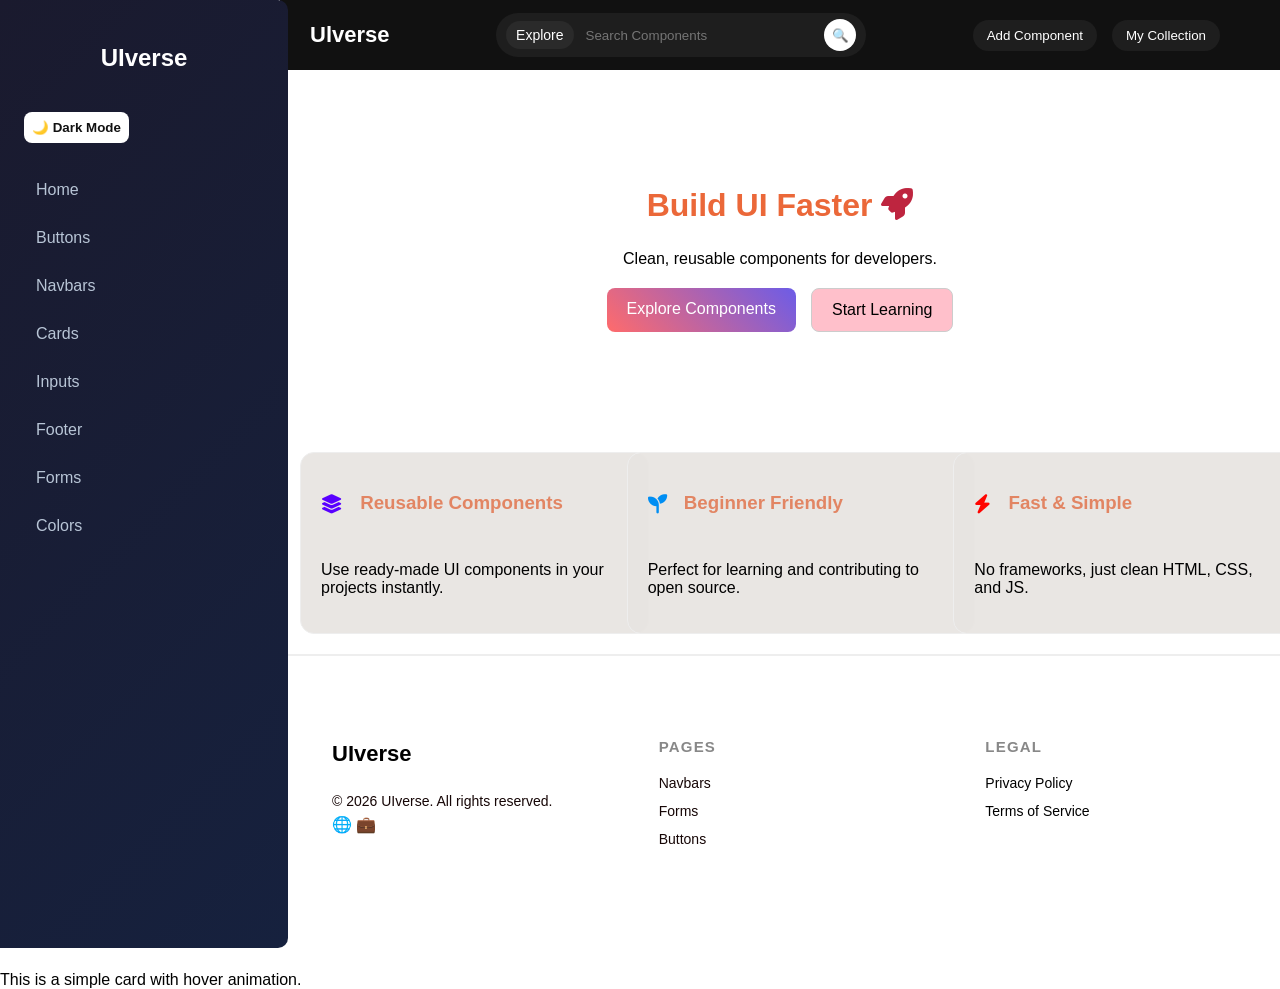
<file: index.html>
<!DOCTYPE html>
<html lang="en">
<head>
  <meta charset="UTF-8">
  <meta name="viewport" content="width=device-width, initial-scale=1.0">
  <link rel="icon" type="image/x-icon" href="/Public/favicon.ico" />
  <title>UIverse</title>
  <link rel="stylesheet" href="style.css">
  <link rel="stylesheet" href="https://cdnjs.cloudflare.com/ajax/libs/font-awesome/6.5.1/css/all.min.css">
</head>
<body>

  <nav class="navbar">
  <!-- Logo -->
  <div class="logo">Ulverse</div>

  <!-- Center Search Bar -->
  <div class="search-bar">
    <span class="nav-link active">Explore</span>
    <input type="text" id="searchInput" placeholder="Search Components" onkeydown="handleSearch(event)" />
    <button class="search-btn">🔍</button>
  </div>

  <!-- Right Section -->
  <div class="nav-right">
    <button class="nav-btn">Add Component</button>
    <button class="nav-btn">My Collection</button>
    <a href="#"></a>
    <a href="#"></a>
  </div>
</nav>


 

  <!-- Sidebar -->
  <aside class="sidebar">
    <h2>UIverse</h2>

    <!-- 🌙 DARK MODE TOGGLE (ADDED) -->
    <button id="theme-toggle" style="margin:10px 0; padding:8px; cursor:pointer;">
      🌙 Dark Mode
    </button>

    <ul>
      <li class="active"><a href="index.html">Home</a></li>
      <li><a href="button.html">Buttons</a></li>
      <li><a href="navbar.html">Navbars</a></li>
      <li><a href="cards.html">Cards</a></li>
      <li><a href="inputs.html">Inputs</a></li>
      <li><a href="footer.html">Footer</a></li>
      <li><a href="form.html">Forms</a></li>
      <li><a href="color.html">Colors</a></li>
    </ul>
  </aside>
  <div class="sidebar-backdrop" onclick="toggleSidebar()"></div>

  <!-- Main -->
   <div class="content">
  <main class="main home">

    <!-- Hero Section -->
    <section class="hero">
  <h1>Build UI Faster <i class="fas fa-rocket"></i></h1>
  <p>Clean, reusable components for developers.</p>

  <div class="hero-actions">
    <a href="button.html" class="explore-btn">Explore Components</a>
    <a href="form.html" class="secondary-btn">Start Learning</a>
  </div>
</section>

 
    <!-- Features -->
    <section class="features">

  <div class="feature-card component-card" data-name="components reusable ui">
    <h3><i class="fas fa-layer-group"></i> Reusable Components</h3>
    <p>Use ready-made UI components in your projects instantly.</p>
  </div>

  <div class="feature-card component-card" data-name="beginner learning">
    <h3><i class="fas fa-seedling"></i> Beginner Friendly</h3>
    <p>Perfect for learning and contributing to open source.</p>
  </div>

  <div class="feature-card component-card" data-name="fast simple html css js">
    <h3><i class="fas fa-bolt"></i> Fast & Simple</h3>
    <p>No frameworks, just clean HTML, CSS, and JS.</p>
  </div>

</section>

</div>

<!-- Footer -->
<footer class="footer">
  <div class="footer-container">

    <div class="footer-col">
      <h2>UIverse</h2>
      <p>© 2026 UIverse. All rights reserved.</p>
      <div class="socials">
        <span>🌐</span>
        <span>💼</span>
      </div>
    </div>

    <div class="footer-col">
      <h3>Pages</h3>
      <p>Navbars</p>
      <p>Forms</p>
      <p>Buttons</p>
    </div>

    <div class="footer-col">
      <h3>Legal</h3>
      <p id="privacy-policy"><a href="privacypolicy.html">Privacy Policy</a></p>
      <p id="Terms of Service"><a href="terms.html">Terms of Service</a></p>
    </div>

  </div>
</footer>
<script src="script.js"></script>
</body>
</html>
  <h3>Card Title</h3>
  <p>This is a simple card with hover animation.</p>
</div>
</file>
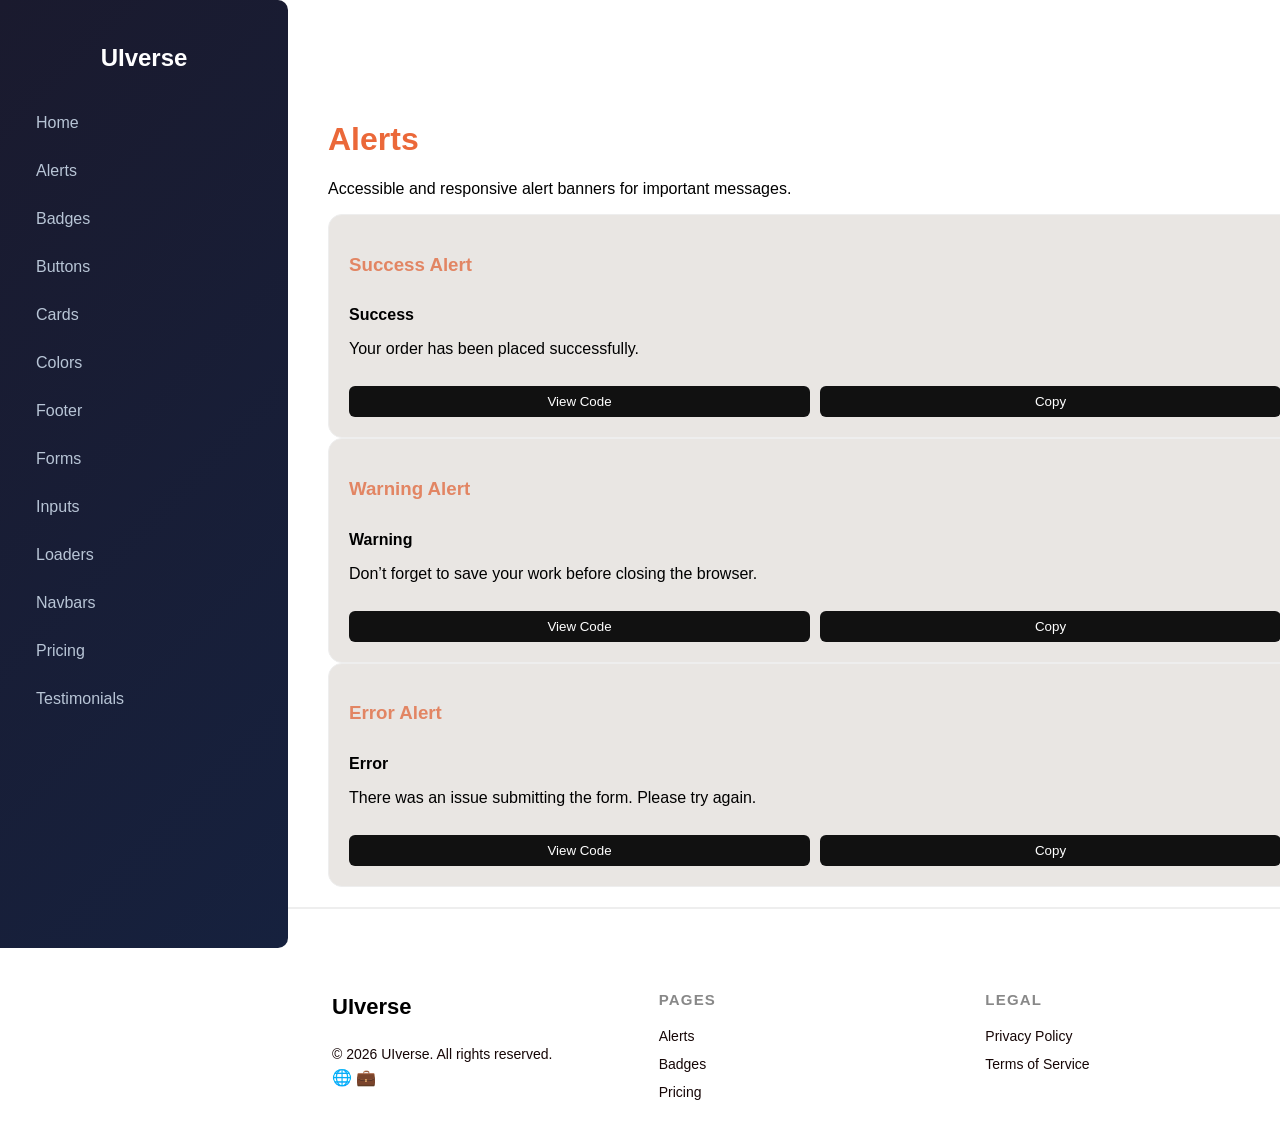
<file: alerts.html>
<!DOCTYPE html>
<html lang="en">
<head>
  <meta charset="UTF-8">
  <meta name="viewport" content="width=device-width, initial-scale=1.0">
  <title>Alerts - UIverse</title>
  <link rel="stylesheet" href="style.css">
</head>
<body>

<div class="container">
  <button class="hamburger" type="button" aria-label="Toggle menu" onclick="toggleSidebar()">☰</button>

  <!-- Sidebar -->
  <aside class="sidebar">
    <h2>UIverse</h2>
    <ul>
      <li><a href="index.html">Home</a></li>
      <li class="active"><a href="alerts.html">Alerts</a></li>
      <li><a href="badges.html">Badges</a></li>
      <li><a href="button.html">Buttons</a></li>
      <li><a href="cards.html">Cards</a></li>
      <li><a href="color.html">Colors</a></li>
      <li><a href="footer.html">Footer</a></li>
      <li><a href="form.html">Forms</a></li>
      <li><a href="inputs.html">Inputs</a></li>
      <li><a href="loaders.html">Loaders</a></li>
      <li><a href="navbar.html">Navbars</a></li>
      <li><a href="pricing.html">Pricing</a></li>
      <li><a href="testimonials.html">Testimonials</a></li>
    </ul>
  </aside>
  <div class="sidebar-backdrop" onclick="toggleSidebar()"></div>

  <!-- Main -->
  <main class="main">

    <div class="page-header">
      <h1>Alerts</h1>
      <p>Accessible and responsive alert banners for important messages.</p>
    </div>

    <div class="component-card">
      <h3>Success Alert</h3>
      <div class="alert-box alert-success">
        <div>
          <strong>Success</strong>
          <p>Your order has been placed successfully.</p>
        </div>
      </div>

      <div class="actions">
        <button onclick="toggleCode('a1')">View Code</button>
        <button onclick="copyCode('a1', this)">Copy</button>
      </div>

      <pre id="a1" class="code-block">
&lt;div class="alert-box alert-success"&gt;
  &lt;strong&gt;Success&lt;/strong&gt;
  &lt;p&gt;Your order has been placed successfully.&lt;/p&gt;
&lt;/div&gt;
      </pre>
    </div>

    <div class="component-card">
      <h3>Warning Alert</h3>
      <div class="alert-box alert-warning">
        <div>
          <strong>Warning</strong>
          <p>Don’t forget to save your work before closing the browser.</p>
        </div>
      </div>

      <div class="actions">
        <button onclick="toggleCode('a2')">View Code</button>
        <button onclick="copyCode('a2', this)">Copy</button>
      </div>

      <pre id="a2" class="code-block">
&lt;div class="alert-box alert-warning"&gt;
  &lt;strong&gt;Warning&lt;/strong&gt;
  &lt;p&gt;Don’t forget to save your work before closing the browser.&lt;/p&gt;
&lt;/div&gt;
      </pre>
    </div>

    <div class="component-card">
      <h3>Error Alert</h3>
      <div class="alert-box alert-error">
        <div>
          <strong>Error</strong>
          <p>There was an issue submitting the form. Please try again.</p>
        </div>
      </div>

      <div class="actions">
        <button onclick="toggleCode('a3')">View Code</button>
        <button onclick="copyCode('a3', this)">Copy</button>
      </div>

      <pre id="a3" class="code-block">
&lt;div class="alert-box alert-error"&gt;
  &lt;strong&gt;Error&lt;/strong&gt;
  &lt;p&gt;There was an issue submitting the form. Please try again.&lt;/p&gt;
&lt;/div&gt;
      </pre>
    </div>

  </main>

</div>

<footer class="footer">
  <div class="footer-container">
    <div class="footer-col">
      <h2>UIverse</h2>
      <p>© 2026 UIverse. All rights reserved.</p>
      <div class="socials">
        <span>🌐</span>
        <span>💼</span>
      </div>
    </div>
    <div class="footer-col">
      <h3>Pages</h3>
      <p>Alerts</p>
      <p>Badges</p>
      <p>Pricing</p>
    </div>
    <div class="footer-col">
      <h3>Legal</h3>
      <p>Privacy Policy</p>
      <p>Terms of Service</p>
    </div>
  </div>
</footer>
<script src="script.js"></script>
</body>
</html>
</file>
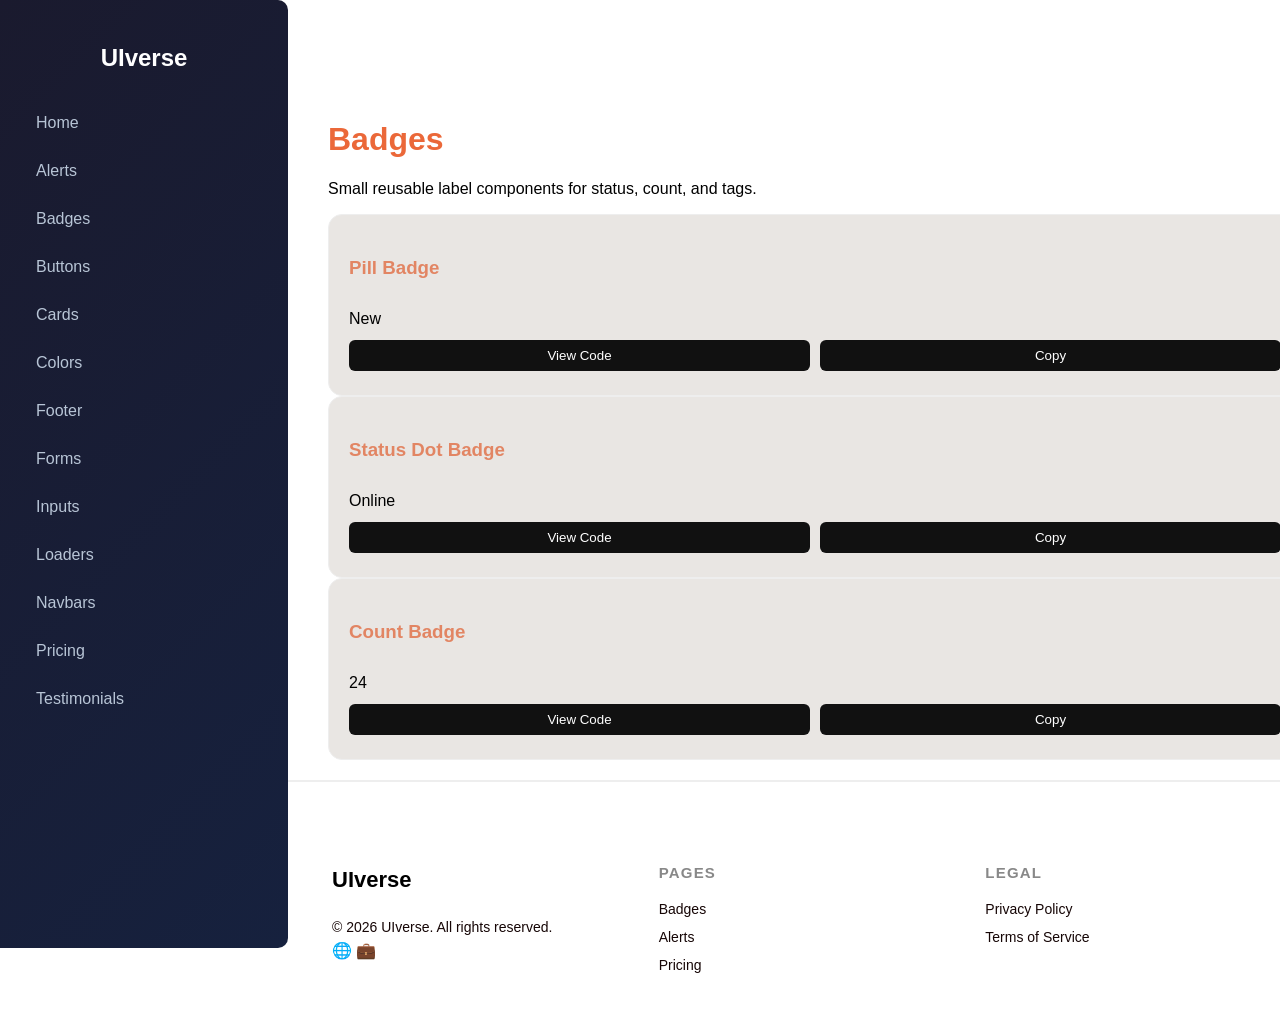
<file: badges.html>
<!DOCTYPE html>
<html lang="en">
<head>
  <meta charset="UTF-8">
  <meta name="viewport" content="width=device-width, initial-scale=1.0">
  <title>Badges - UIverse</title>
  <link rel="stylesheet" href="style.css">
</head>
<body>

<div class="container">
  <button class="hamburger" type="button" aria-label="Toggle menu" onclick="toggleSidebar()">☰</button>

  <!-- Sidebar -->
  <aside class="sidebar">
    <h2>UIverse</h2>
    <ul>
      <li><a href="index.html">Home</a></li>
      <li><a href="alerts.html">Alerts</a></li>
      <li class="active"><a href="badges.html">Badges</a></li>
      <li><a href="button.html">Buttons</a></li>
      <li><a href="cards.html">Cards</a></li>
      <li><a href="color.html">Colors</a></li>
      <li><a href="footer.html">Footer</a></li>
      <li><a href="form.html">Forms</a></li>
      <li><a href="inputs.html">Inputs</a></li>
      <li><a href="loaders.html">Loaders</a></li>
      <li><a href="navbar.html">Navbars</a></li>
      <li><a href="pricing.html">Pricing</a></li>
      <li><a href="testimonials.html">Testimonials</a></li>
    </ul>
  </aside>
  <div class="sidebar-backdrop" onclick="toggleSidebar()"></div>

  <!-- Main -->
  <main class="main">

    <div class="page-header">
      <h1>Badges</h1>
      <p>Small reusable label components for status, count, and tags.</p>
    </div>

    <div class="component-card">
      <h3>Pill Badge</h3>
      <div>
        <span class="badge badge-pill">New</span>
      </div>

      <div class="actions">
        <button onclick="toggleCode('b1')">View Code</button>
        <button onclick="copyCode('b1', this)">Copy</button>
      </div>

      <pre id="b1" class="code-block">
&lt;span class="badge badge-pill"&gt;New&lt;/span&gt;
      </pre>
    </div>

    <div class="component-card">
      <h3>Status Dot Badge</h3>
      <div>
        <span class="badge badge-dot">Online</span>
      </div>

      <div class="actions">
        <button onclick="toggleCode('b2')">View Code</button>
        <button onclick="copyCode('b2', this)">Copy</button>
      </div>

      <pre id="b2" class="code-block">
&lt;span class="badge badge-dot"&gt;Online&lt;/span&gt;
      </pre>
    </div>

    <div class="component-card">
      <h3>Count Badge</h3>
      <div>
        <span class="badge badge-count">24</span>
      </div>

      <div class="actions">
        <button onclick="toggleCode('b3')">View Code</button>
        <button onclick="copyCode('b3', this)">Copy</button>
      </div>

      <pre id="b3" class="code-block">
&lt;span class="badge badge-count"&gt;24&lt;/span&gt;
      </pre>
    </div>

  </main>

</div>

<footer class="footer">
  <div class="footer-container">
    <div class="footer-col">
      <h2>UIverse</h2>
      <p>© 2026 UIverse. All rights reserved.</p>
      <div class="socials">
        <span>🌐</span>
        <span>💼</span>
      </div>
    </div>
    <div class="footer-col">
      <h3>Pages</h3>
      <p>Badges</p>
      <p>Alerts</p>
      <p>Pricing</p>
    </div>
    <div class="footer-col">
      <h3>Legal</h3>
      <p>Privacy Policy</p>
      <p>Terms of Service</p>
    </div>
  </div>
</footer>
<script src="script.js"></script>
</body>
</html>
</file>
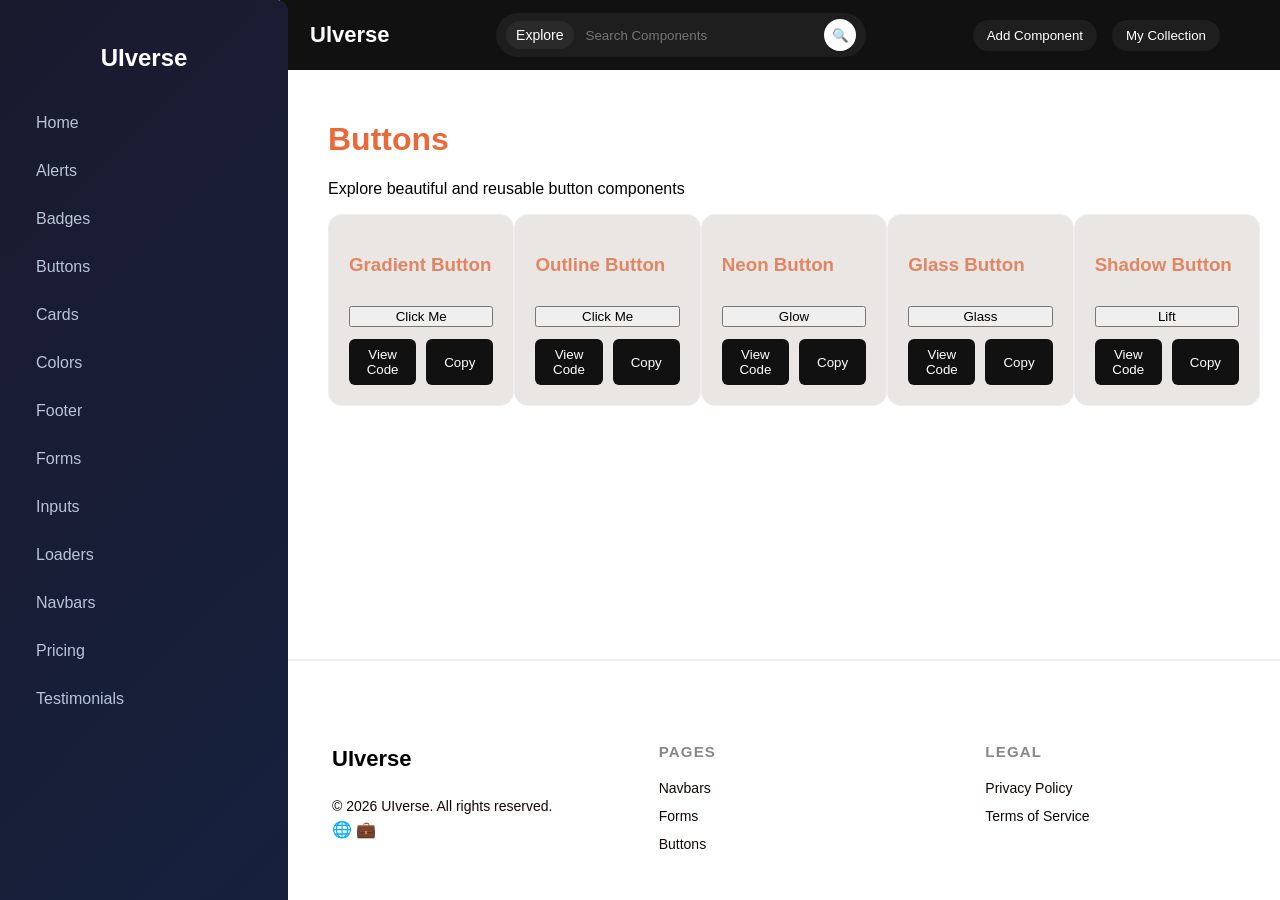
<file: button.html>
<!DOCTYPE html>
<html lang="en">
<head>
  <meta charset="UTF-8">
  <meta name="viewport" content="width=device-width, initial-scale=1.0">
  <title>Buttons - UIverse</title>
  <link rel="stylesheet" href="style.css">
  
</head>
<body>
  <nav class="navbar">
  <div class="logo">Ulverse</div>

  <div class="search-bar">
    <span class="nav-link active">Explore</span>
    <input type="text" id="searchInput" placeholder="Search Components" />
    <button class="search-btn">🔍</button>
  </div>

  <div class="nav-right">
    <button class="nav-btn">Add Component</button>
    <button class="nav-btn">My Collection</button>
    <a href="#"></a>
    <a href="#"></a>
  </div>
</nav>

<div class="container">
  <button class="hamburger" type="button" aria-label="Toggle menu" onclick="toggleSidebar()">☰</button>

  <!-- Sidebar -->
  <aside class="sidebar">
    <h2>UIverse</h2>
    <ul>
      <li><a href="index.html">Home</a></li>
      <li><a href="alerts.html">Alerts</a></li>
      <li><a href="badges.html">Badges</a></li>
      <li class="active"><a href="button.html">Buttons</a></li>
      <li><a href="cards.html">Cards</a></li>
      <li><a href="color.html">Colors</a></li>
      <li><a href="footer.html">Footer</a></li>
      <li><a href="form.html">Forms</a></li>
      <li><a href="inputs.html">Inputs</a></li>
      <li><a href="loaders.html">Loaders</a></li>
      <li><a href="navbar.html">Navbars</a></li>
      <li><a href="pricing.html">Pricing</a></li>
      <li><a href="testimonials.html">Testimonials</a></li>
    </ul>
  </aside>
  <div class="sidebar-backdrop" onclick="toggleSidebar()"></div>

  <!-- Main -->
  <main class="main">

 <div class="layout">

    <!-- Header -->
    <div class="page-header">
      <h1>Buttons</h1>
      <p>Explore beautiful and reusable button components</p>
    </div>

  <div class="button-group">


    <!-- Gradient -->
    <div class="component-card" data-name="gradient button colorful">
      <h3>Gradient Button</h3>
      <button class="gradient-btn">Click Me</button>

      <div class="actions">
        <button onclick="toggleCode('c1')">View Code</button>
        <button onclick="copyCode('c1',this)">Copy</button>
      </div>

      <pre id="c1" class="code-block">
&lt;button class="gradient-btn"&gt;Click Me&lt;/button&gt;
      </pre>
    </div>

    <!-- Outline -->
    <div class="component-card" data-name="outline button border">
      <h3>Outline Button</h3>
      <button class="outline-btn">Click Me</button>

      <div class="actions">
        <button onclick="toggleCode('c2')">View Code</button>
        <button onclick="copyCode('c2',this)">Copy</button>
      </div>

      <pre id="c2" class="code-block">
&lt;button class="outline-btn"&gt;Click Me&lt;/button&gt;
      </pre>
    </div>

    <!-- Neon -->
    <div class="component-card" data-name="neon button glow">
      <h3>Neon Button</h3>
      <button class="neon-btn">Glow</button>

      <div class="actions">
        <button onclick="toggleCode('c3')">View Code</button>
        <button onclick="copyCode('c3',this)">Copy</button>
      </div>

      <pre id="c3" class="code-block">
&lt;button class="neon-btn"&gt;Glow&lt;/button&gt;
      </pre>
    </div>

    <!-- Glass -->
    <div class="component-card" data-name="glass button transparent blur">
      <h3>Glass Button</h3>
      <button class="glass-btn">Glass</button>

      <div class="actions">
        <button onclick="toggleCode('c4')">View Code</button>
        <button onclick="copyCode('c4',this)">Copy</button>
      </div>

      <pre id="c4" class="code-block">
&lt;button class="glass-btn"&gt;Glass&lt;/button&gt;
      </pre>
    </div>

    <!-- Shadow -->
    <div class="component-card" data-name="shadow button lift depth">
      <h3>Shadow Button</h3>
      <button class="shadow-btn">Lift</button>

      <div class="actions">
        <button onclick="toggleCode('c5')">View Code</button>
        <button onclick="copyCode('c5',this)">Copy</button>
      </div>

      <pre id="c5" class="code-block">
&lt;button class="shadow-btn"&gt;Lift&lt;/button&gt;
      </pre>
    </div>

  </div>

  </div>

  </main>

</div>
<footer class="footer">
  <div class="footer-container">

    <!-- Brand -->
    <div class="footer-col">
      <h2>UIverse</h2>
      <p>© 2026 UIverse. All rights reserved.</p>
      <div class="socials">
        <span>🌐</span>
        <span>💼</span>
      </div>
    </div>

    <!-- Pages -->
    <div class="footer-col">
      <h3>Pages</h3>
      <p>Navbars</p>
      <p>Forms</p>
      <p>Buttons</p>
    </div>

    <!-- Legal -->
    <div class="footer-col">
      <h3>Legal</h3>
      <p>Privacy Policy</p>
      <p>Terms of Service</p>
    </div>

  </div>
</footer>
<script src="script.js"></script>
</body>
</html>
</file>
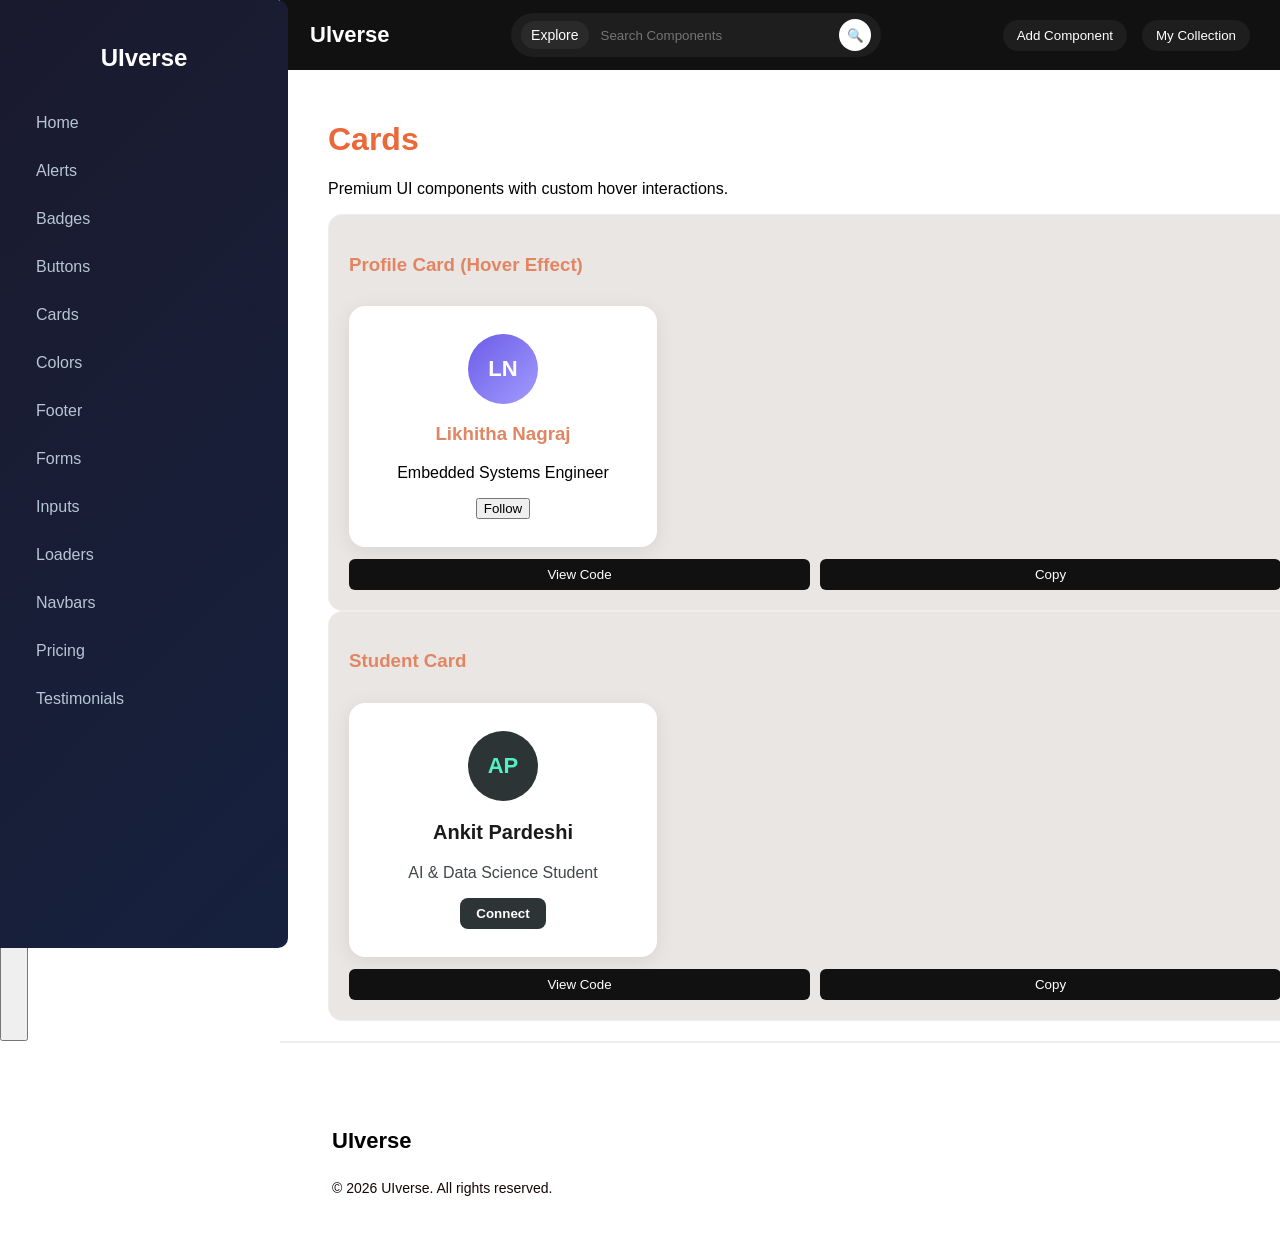
<file: cards.html>
<!DOCTYPE html>
<html lang="en">
<head>
  <meta charset="UTF-8" />
  <meta name="viewport" content="width=device-width, initial-scale=1.0"/>
  <title>Cards - UIverse</title>
  <link rel="stylesheet" href="style.css" />
  <style>
    /* ===== HOVER EFFECTS FOR CARDS ===== */
    .profile-card {
      background: white; border-radius: 16px; padding: 28px 24px; text-align: center;
      max-width: 260px; box-shadow: 0 4px 20px rgba(0,0,0,0.08);
      transition: transform 0.3s ease, box-shadow 0.3s ease;
    }
    .profile-card:hover { transform: translateY(-8px); box-shadow: 0 16px 40px rgba(108,92,231,0.18); }
    
    .profile-avatar {
      width: 70px; height: 70px; border-radius: 50%; background: linear-gradient(135deg, #6c5ce7, #a29bfe);
      color: white; font-size: 22px; font-weight: 700; display: flex; align-items: center; justify-content: center;
      margin: 0 auto 14px; transition: transform 0.3s ease;
    }
    .profile-card:hover .profile-avatar { transform: scale(1.08); }

    .pricing-card {
      background: white; border: 2px solid #6c5ce7; border-radius: 16px; padding: 28px 22px;
      max-width: 260px; text-align: center; position: relative;
      box-shadow: 0 8px 28px rgba(108,92,231,0.15);
      transition: transform 0.3s ease, box-shadow 0.3s ease, border-color 0.3s ease;
    }
    .pricing-card:hover { transform: translateY(-6px) scale(1.02); box-shadow: 0 20px 48px rgba(108,92,231,0.25); border-color: #a29bfe; }
    
    /* Notification logic */
    .notif-card {
      display: flex; align-items: flex-start; gap: 12px; background: white;
      border-left: 4px solid #6c5ce7; border-radius: 10px; padding: 16px;
      max-width: 340px; box-shadow: 0 4px 16px rgba(0,0,0,0.08);
      transition: transform 0.25s ease, box-shadow 0.25s ease;
    }
    .notif-card:hover { transform: translateX(4px); box-shadow: 0 8px 28px rgba(108,92,231,0.18); }
  </style>
</head>
<body>

<nav class="navbar">
  <div class="logo">Ulverse</div>
  <div class="search-bar">
    <span class="nav-link active">Explore</span>
    <input type="text" id="searchInput" placeholder="Search Components" />
    <button class="search-btn">🔍</button>
  </div>
  <div class="nav-right">
    <button class="nav-btn">Add Component</button>
    <button class="nav-btn">My Collection</button>
  </div>
</nav>

<div class="container">
  <button class="hamburger" type="button" aria-label="Toggle menu" onclick="toggleSidebar()">☰</button>

  <aside class="sidebar">
    <h2>UIverse</h2>
    <ul>
      <li><a href="index.html">Home</a></li>
      <li><a href="alerts.html">Alerts</a></li>
      <li><a href="badges.html">Badges</a></li>
      <li><a href="button.html">Buttons</a></li>
      <li class="active"><a href="cards.html">Cards</a></li>
      <li><a href="color.html">Colors</a></li>
      <li><a href="footer.html">Footer</a></li>
      <li><a href="form.html">Forms</a></li>
      <li><a href="inputs.html">Inputs</a></li>
      <li><a href="loaders.html">Loaders</a></li>
      <li><a href="navbar.html">Navbars</a></li>
      <li><a href="pricing.html">Pricing</a></li>
      <li><a href="testimonials.html">Testimonials</a></li>
    </ul>
  </aside>

  <main class="main">
    <div class="page-header">
      <h1>Cards</h1>
      <p>Premium UI components with custom hover interactions.</p>
    </div>

    <div class="component-card">
      <h3>Profile Card (Hover Effect)</h3>
      <div class="profile-card">
        <div class="profile-avatar">LN</div>
        <h3 class="profile-name">Likhitha Nagraj</h3>
        <p class="profile-role">Embedded Systems Engineer</p>
        <button class="profile-btn">Follow</button>
      </div>
      <div class="actions">
        <button onclick="toggleCode('cardCode1')">View Code</button>
        <button onclick="copyCode('cardCode1')">Copy</button>
      </div>
    </div>
    <div class="component-card">
  <h3>Student Card</h3>

  <div class="profile-card student-card">
    <div class="profile-avatar">AP</div>
    <h3 class="profile-name">Ankit Pardeshi</h3>
    <p class="profile-role">AI & Data Science Student</p>
    <button class="profile-btn">Connect</button>
  </div>

  <div class="actions">
    <button onclick="toggleCode('cardCode2')">View Code</button>
    <button onclick="copyCode('cardCode2')">Copy</button>
  </div>
</div>
    </main>
</div>

<footer class="footer">
  <div class="footer-container">
    <div class="footer-col">
      <h2>UIverse</h2>
      <p>© 2026 UIverse. All rights reserved.</p>
    </div>
  </div>
</footer>

<script src="script.js"></script>
</body>
</html>
</file>
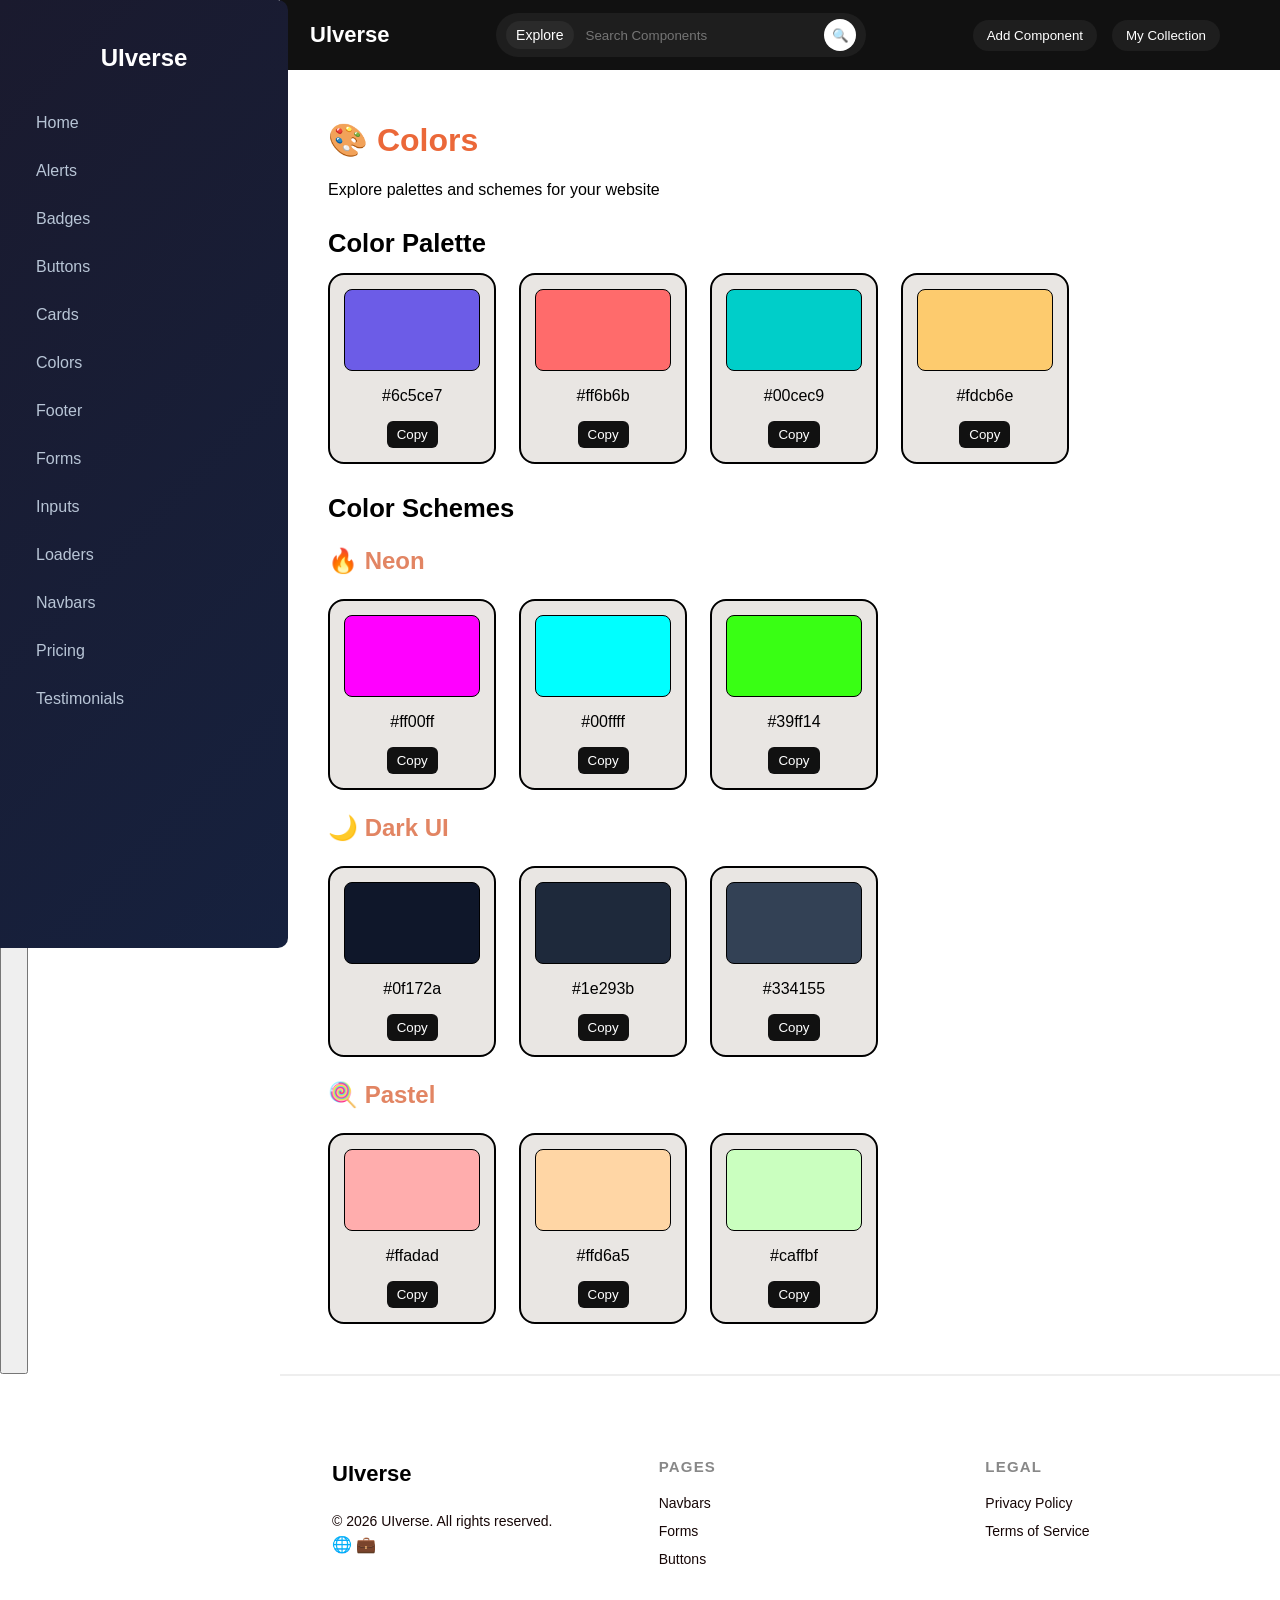
<file: color.html>
<!DOCTYPE html>
<html lang="en">
<head>
  <meta charset="UTF-8">
  <meta name="viewport" content="width=device-width, initial-scale=1.0">
  <title>Colors - UIverse</title>
  <link rel="stylesheet" href="style.css">
</head>
<body>
   <nav class="navbar">
  <!-- Logo -->
  <div class="logo">Ulverse</div>

  <!-- Center Search Bar -->
  <div class="search-bar">
    <span class="nav-link active">Explore</span>
    <input type="text" id="searchInput" placeholder="Search Components" />
    <button class="search-btn">🔍</button>
  </div>

  <!-- Right Section -->
  <div class="nav-right">
    <button class="nav-btn">Add Component</button>
    <button class="nav-btn">My Collection</button>
    <a href="#"></a>
    <a href="#"></a>
  </div>
</nav>

<div class="container">
  <button class="hamburger" type="button" aria-label="Toggle menu" onclick="toggleSidebar()">☰</button>

  <!-- Sidebar -->
  <aside class="sidebar">
    <h2>UIverse</h2>
    <ul>
      <li><a href="index.html">Home</a></li>
      <li><a href="alerts.html">Alerts</a></li>
      <li><a href="badges.html">Badges</a></li>
      <li><a href="button.html">Buttons</a></li>
      <li><a href="cards.html">Cards</a></li>
      <li class="active"><a href="color.html">Colors</a></li>
      <li><a href="footer.html">Footer</a></li>
      <li><a href="form.html">Forms</a></li>
      <li><a href="inputs.html">Inputs</a></li>
      <li><a href="loaders.html">Loaders</a></li>
      <li><a href="navbar.html">Navbars</a></li>
      <li><a href="pricing.html">Pricing</a></li>
      <li><a href="testimonials.html">Testimonials</a></li>
    </ul>
  </aside>
  <div class="sidebar-backdrop" onclick="toggleSidebar()"></div>

  <!-- Main -->
 <main class="main">

  <!-- Header -->
  <div class="page-header">
    <h1>🎨 Colors</h1>
    <p>Explore palettes and schemes for your website</p>
  </div>

  <!-- ================= PALETTE ================= -->
  <h2 class="section-title" style="font-size: 1.6rem;">Color Palette</h2>
  <div class="color-grid">

    <div class="color-card">
      <div class="color-box" style="background:#6c5ce7;"></div>
      <p>#6c5ce7</p>
      <button onclick="copyColor('#6c5ce7')">Copy</button>
    </div>

    <div class="color-card">
      <div class="color-box" style="background:#ff6b6b;"></div>
      <p>#ff6b6b</p>
      <button onclick="copyColor('#ff6b6b')">Copy</button>
    </div>

    <div class="color-card">
      <div class="color-box" style="background:#00cec9;"></div>
      <p>#00cec9</p>
      <button onclick="copyColor('#00cec9')">Copy</button>
    </div>

    <div class="color-card">
      <div class="color-box" style="background:#fdcb6e;"></div>
      <p>#fdcb6e</p>
      <button onclick="copyColor('#fdcb6e')">Copy</button>
    </div>

  </div>

  <!-- ================= SCHEMES ================= -->
  <h2 class="section-title" style="font-size: 1.6rem;">Color Schemes</h2>
  <h3 style="font-size: 1.5rem;">🔥 Neon</h3>
  <div class="color-grid">

    <div class="color-card">
      <div class="color-box" style="background:#ff00ff;"></div>
      <p>#ff00ff</p>
      <button onclick="copyColor('#ff00ff')">Copy</button>
    </div>

    <div class="color-card">
      <div class="color-box" style="background:#00ffff;"></div>
      <p>#00ffff</p>
      <button onclick="copyColor('#00ffff')">Copy</button>
    </div>

    <div class="color-card">
      <div class="color-box" style="background:#39ff14;"></div>
      <p>#39ff14</p>
      <button onclick="copyColor('#39ff14')">Copy</button>
    </div>
    
    </div>

  <h3 style="font-size: 1.5rem;">🌙 Dark UI</h3>
  <div class="color-grid">

    <div class="color-card">
      <div class="color-box" style="background:#0f172a;"></div>
      <p>#0f172a</p>
      <button onclick="copyColor('#0f172a')">Copy</button>
    </div>

    <div class="color-card">
      <div class="color-box" style="background:#1e293b;"></div>
      <p>#1e293b</p>
      <button onclick="copyColor('#1e293b')">Copy</button>
    </div>

    <div class="color-card">
      <div class="color-box" style="background:#334155;"></div>
      <p>#334155</p>
      <button onclick="copyColor('#334155')">Copy</button>
    </div>
    
    </div>

  <h3 style="font-size: 1.5rem;">🍭 Pastel</h3>
  <div class="color-grid">

    <div class="color-card">
      <div class="color-box" style="background:#ffadad;"></div>
      <p>#ffadad</p>
      <button onclick="copyColor('#ffadad')">Copy</button>
    </div>

    <div class="color-card">
      <div class="color-box" style="background:#ffd6a5;"></div>
      <p>#ffd6a5</p>
      <button onclick="copyColor('#ffd6a5')">Copy</button>
    </div>

    <div class="color-card">
      <div class="color-box" style="background:#caffbf;"></div>
      <p>#caffbf</p>
      <button onclick="copyColor('#caffbf')">Copy</button>
    </div>
    
    </div>
    <div class="scheme-card">
</main>

</div>
<footer class="footer">
  <div class="footer-container">

    <!-- Brand -->
    <div class="footer-col">
      <h2>UIverse</h2>
      <p>© 2026 UIverse. All rights reserved.</p>
      <div class="socials">
        <span>🌐</span>
        <span>💼</span>
      </div>
    </div>

    <!-- Pages -->
    <div class="footer-col">
      <h3>Pages</h3>
      <p>Navbars</p>
      <p>Forms</p>
      <p>Buttons</p>
    </div>

    <!-- Legal -->
    <div class="footer-col">
      <h3>Legal</h3>
      <p>Privacy Policy</p>
      <p>Terms of Service</p>
    </div>

  </div>
</footer>
<script src="script.js"></script>
</body>
</html>
</file>
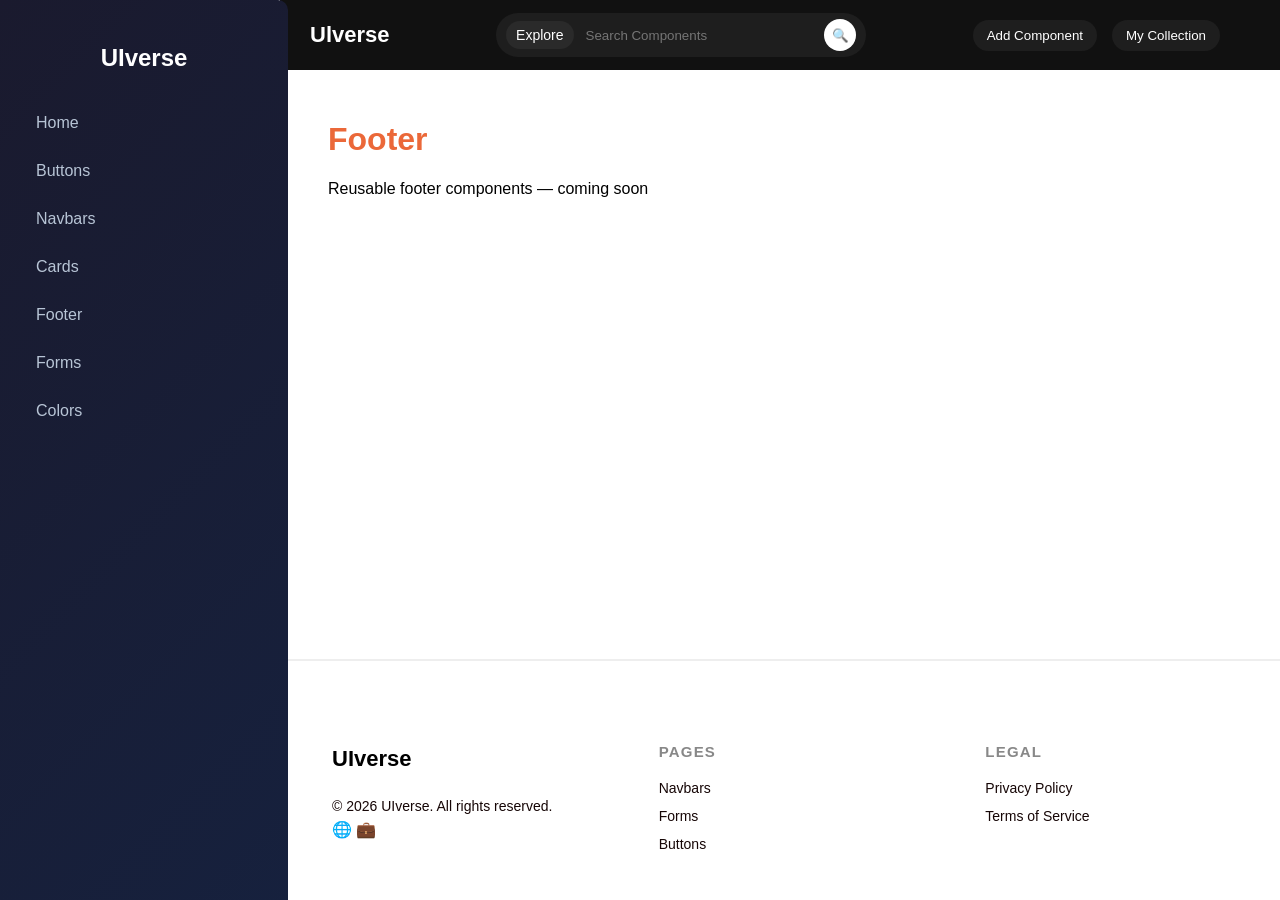
<file: footer.html>
<!DOCTYPE html>
<html lang="en">
<head>
  <meta charset="UTF-8">
  <meta name="viewport" content="width=device-width, initial-scale=1.0">
  <title>Footer - UIverse</title>
  <link rel="stylesheet" href="style.css">
</head>
<body>
   <nav class="navbar">
  <!-- Logo -->
  <div class="logo">Ulverse</div>

  <!-- Center Search Bar -->
  <div class="search-bar">
    <span class="nav-link active">Explore</span>
    <input type="text" id="searchInput" placeholder="Search Components" />
    <button class="search-btn">🔍</button>
  </div>

  <!-- Right Section -->
  <div class="nav-right">
    <button class="nav-btn">Add Component</button>
    <button class="nav-btn">My Collection</button>
    <a href="#"></a>
    <a href="#"></a>
  </div>
</nav>

<div class="container">
  <button class="hamburger" type="button" aria-label="Toggle menu" onclick="toggleSidebar()">☰</button>

  <!-- Sidebar -->
  <aside class="sidebar">
    <h2>UIverse</h2>
    <ul>
      <li><a href="index.html">Home</a></li>
      <li><a href="button.html">Buttons</a></li>
      <li><a href="navbar.html">Navbars</a></li>
      <li><a href="cards.html">Cards</a></li>
      <li class="active"><a href="footer.html">Footer</a></li>
      <li><a href="form.html">Forms</a></li>
      <li><a href="color.html">Colors</a></li>
    </ul>
  </aside>
  <div class="sidebar-backdrop" onclick="toggleSidebar()"></div>

  <!-- Main -->
  <main class="main">
    <div class="page-header">
      <h1>Footer</h1>
      <p>Reusable footer components — coming soon</p>
    </div>
  </main>

</div>
<footer class="footer">
  <div class="footer-container">

    <!-- Brand -->
    <div class="footer-col">
      <h2>UIverse</h2>
      <p>© 2026 UIverse. All rights reserved.</p>
      <div class="socials">
        <span>🌐</span>
        <span>💼</span>
      </div>
    </div>

    <!-- Pages -->
    <div class="footer-col">
      <h3>Pages</h3>
      <p>Navbars</p>
      <p>Forms</p>
      <p>Buttons</p>
    </div>

    <!-- Legal -->
    <div class="footer-col">
      <h3>Legal</h3>
      <p>Privacy Policy</p>
      <p>Terms of Service</p>
    </div>

  </div>
</footer>
<script src="script.js"></script>
</body>
</html>
</file>
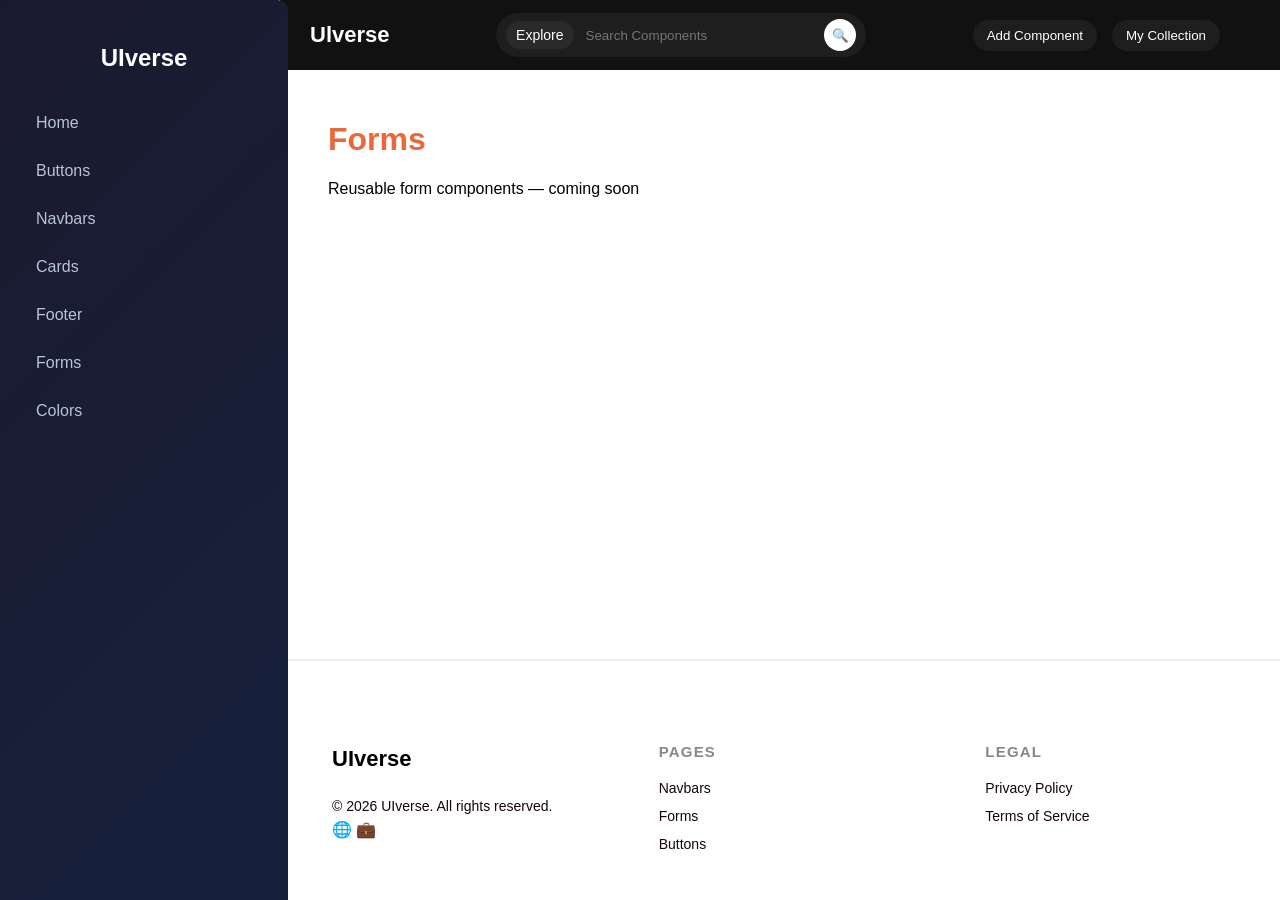
<file: form.html>
<!DOCTYPE html>
<html lang="en">
<head>
  <meta charset="UTF-8">
  <meta name="viewport" content="width=device-width, initial-scale=1.0">
  <title>Forms - UIverse</title>
  <link rel="stylesheet" href="style.css">
</head>
<body>
   <nav class="navbar">
  <!-- Logo -->
  <div class="logo">Ulverse</div>

  <!-- Center Search Bar -->
  <div class="search-bar">
    <span class="nav-link active">Explore</span>
    <input type="text" id="searchInput" placeholder="Search Components" />
    <button class="search-btn">🔍</button>
  </div>

  <!-- Right Section -->
  <div class="nav-right">
    <button class="nav-btn">Add Component</button>
    <button class="nav-btn">My Collection</button>
    <a href="#"></a>
    <a href="#"></a>
  </div>
</nav>

<div class="container">
  <button class="hamburger" type="button" aria-label="Toggle menu" onclick="toggleSidebar()">☰</button>

  <!-- Sidebar -->
  <aside class="sidebar">
    <h2>UIverse</h2>
    <ul>
      <li><a href="index.html">Home</a></li>
      <li><a href="button.html">Buttons</a></li>
      <li><a href="navbar.html">Navbars</a></li>
      <li><a href="cards.html">Cards</a></li>
      <li><a href="footer.html">Footer</a></li>
      <li class="active"><a href="form.html">Forms</a></li>
      <li><a href="color.html">Colors</a></li>
    </ul>
  </aside>
  <div class="sidebar-backdrop" onclick="toggleSidebar()"></div>

  <!-- Main -->
  <main class="main">
    <div class="page-header">
      <h1>Forms</h1>
      <p>Reusable form components — coming soon</p>
    </div>
  </main>

</div>
<footer class="footer">
  <div class="footer-container">

    <!-- Brand -->
    <div class="footer-col">
      <h2>UIverse</h2>
      <p>© 2026 UIverse. All rights reserved.</p>
      <div class="socials">
        <span>🌐</span>
        <span>💼</span>
      </div>
    </div>

    <!-- Pages -->
    <div class="footer-col">
      <h3>Pages</h3>
      <p>Navbars</p>
      <p>Forms</p>
      <p>Buttons</p>
    </div>

    <!-- Legal -->
    <div class="footer-col">
      <h3>Legal</h3>
      <p>Privacy Policy</p>
      <p>Terms of Service</p>
    </div>

  </div>
</footer>
<script src="script.js"></script>
</body>
</html>
</file>
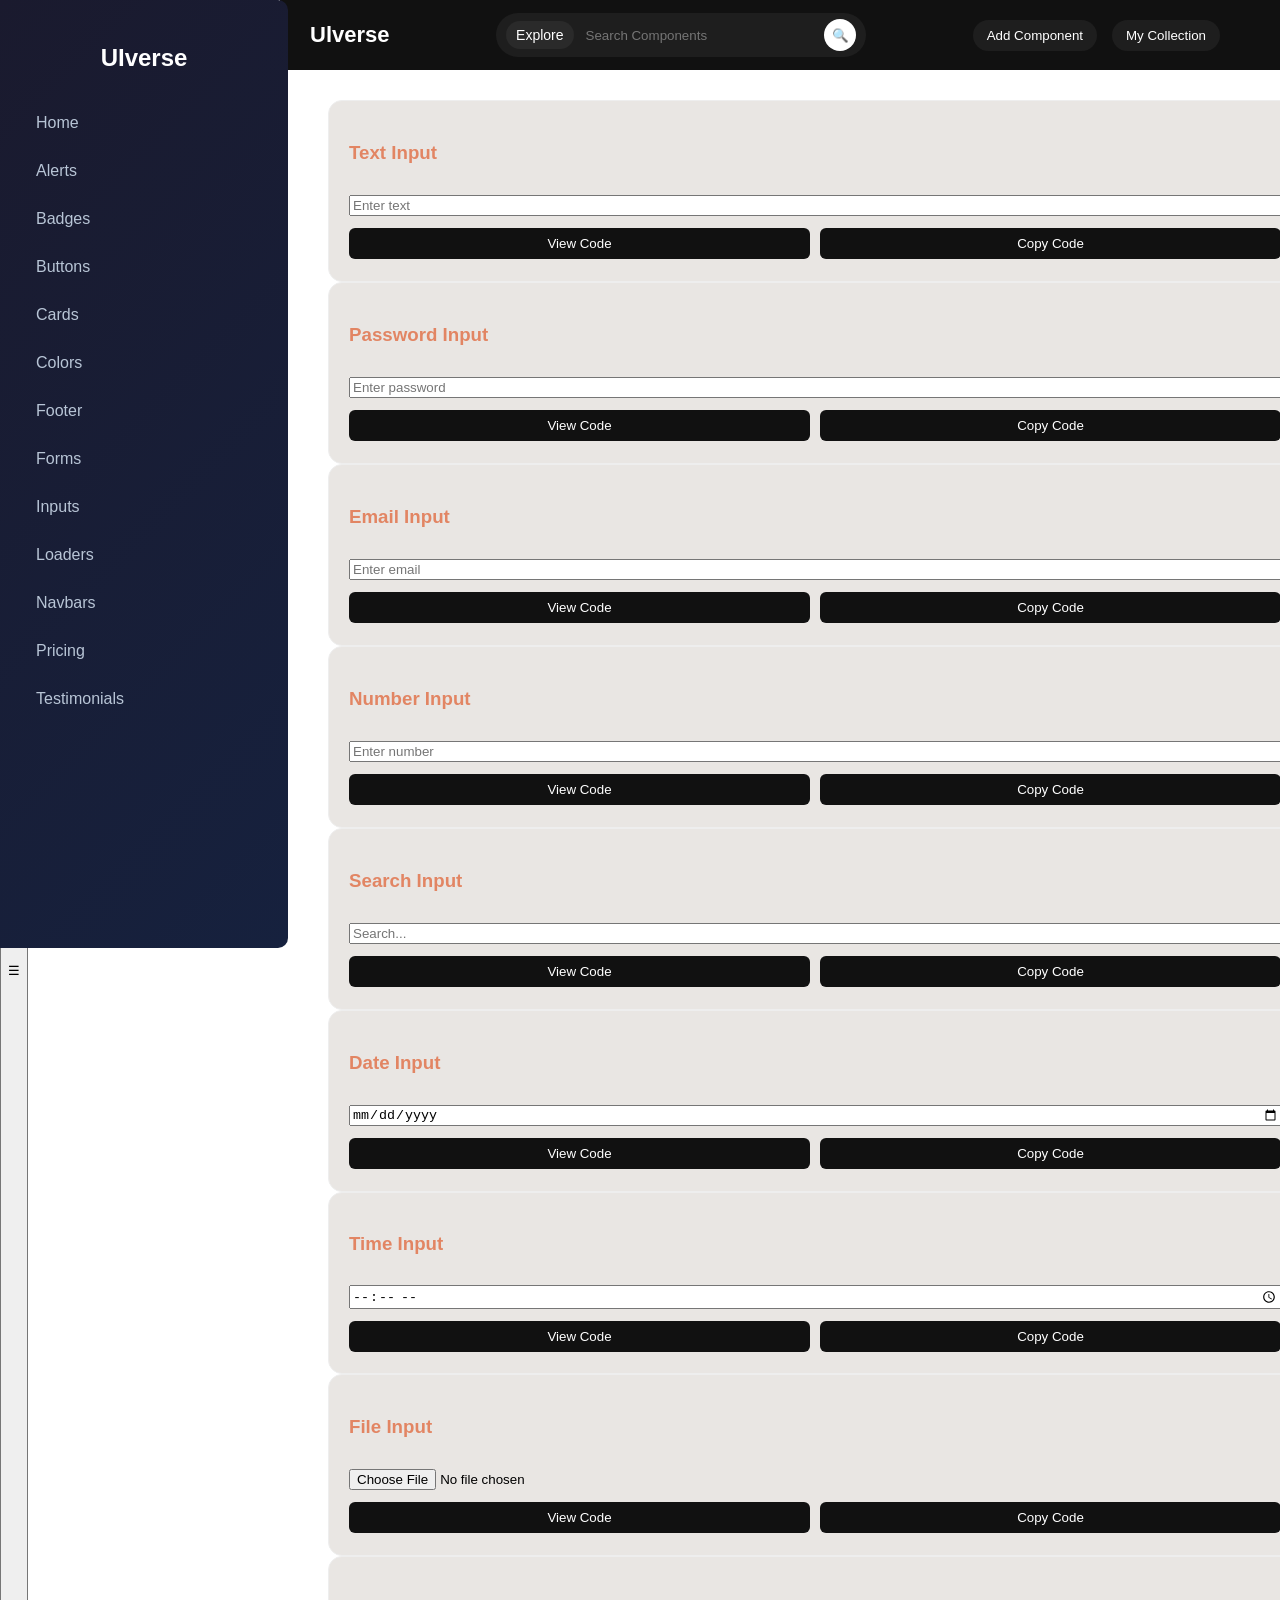
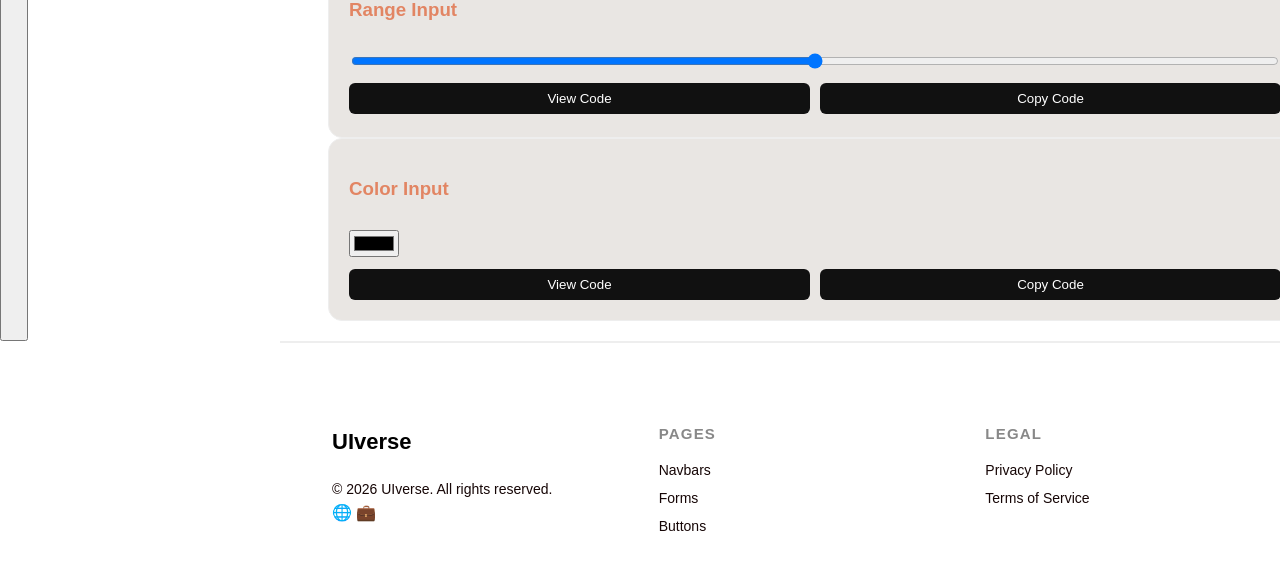
<file: inputs.html>
<!DOCTYPE html>
<html lang="en">
<head>
  <meta charset="UTF-8">
  <meta name="viewport" content="width=device-width, initial-scale=1.0">
  <title>Footer - UIverse</title>
  <link rel="stylesheet" href="style.css">
</head>
<body>
   <nav class="navbar">
  <!-- Logo -->
  <div class="logo">Ulverse</div>

  <!-- Center Search Bar -->
  <div class="search-bar">
    <span class="nav-link active">Explore</span>
    <input type="text" id="searchInput" placeholder="Search Components" />
    <button class="search-btn">🔍</button>
  </div>

  <!-- Right Section -->
  <div class="nav-right">
    <button class="nav-btn">Add Component</button>
    <button class="nav-btn">My Collection</button>
    <a href="#"></a>
    <a href="#"></a>
  </div>
</nav>

<div class="container">
  <button class="hamburger" type="button" aria-label="Toggle menu" onclick="toggleSidebar()">☰</button>

  <!-- Sidebar -->
  <aside class="sidebar">
    <h2>UIverse</h2>
    <ul>
      <li><a href="index.html">Home</a></li>
      <li><a href="alerts.html">Alerts</a></li>
      <li><a href="badges.html">Badges</a></li>
      <li><a href="button.html">Buttons</a></li>
      <li><a href="cards.html">Cards</a></li>
      <li><a href="color.html">Colors</a></li>
      <li><a href="footer.html">Footer</a></li>
      <li><a href="form.html">Forms</a></li>
      <li class="active"><a href="inputs.html">Inputs</a></li>
      <li><a href="loaders.html">Loaders</a></li>
      <li><a href="navbar.html">Navbars</a></li>
      <li><a href="pricing.html">Pricing</a></li>
      <li><a href="testimonials.html">Testimonials</a></li>
    </ul>
  </aside>
  <div class="sidebar-backdrop" onclick="toggleSidebar()"></div>
<div class="main">

  <!-- FOR TEXT -->
  <div class="component-card" data-name="text input">
    <h3>Text Input</h3>
    <input type="text" placeholder="Enter text" />

    <div class="actions">
      <button onclick="toggleCode('c1')">View Code</button>
      <button onclick="copyCode('c1', this)">Copy Code</button>
    </div>

    <pre id="c1" style="display:none;">
&lt;input type="text" placeholder="Enter text"&gt;
    </pre>
  </div>

  <!-- FOR PASSWORD -->
  <div class="component-card" data-name="password input">
    <h3>Password Input</h3>
    <input type="password" placeholder="Enter password" />

    <div class="actions">
      <button onclick="toggleCode('c2')">View Code</button>
      <button onclick="copyCode('c2', this)">Copy Code</button>
    </div>

    <pre id="c2" style="display:none;">
&lt;input type="password" placeholder="Enter password"&gt;
    </pre>
  </div>

  <!-- FOR EMAIL -->
  <div class="component-card" data-name="email input">
    <h3>Email Input</h3>
    <input type="email" placeholder="Enter email" />

    <div class="actions">
      <button onclick="toggleCode('c3')">View Code</button>
      <button onclick="copyCode('c3', this)">Copy Code</button>
    </div>

    <pre id="c3" style="display:none;">
&lt;input type="email" placeholder="Enter email"&gt;
    </pre>
  </div>

  <!-- FOR NUMBER -->
  <div class="component-card" data-name="number input">
    <h3>Number Input</h3>
    <input type="number" placeholder="Enter number" />

    <div class="actions">
      <button onclick="toggleCode('c4')">View Code</button>
      <button onclick="copyCode('c4', this)">Copy Code</button>
    </div>

    <pre id="c4" style="display:none;">
&lt;input type="number" placeholder="Enter number"&gt;
    </pre>
  </div>

  <!-- FOR SEARCH -->
  <div class="component-card" data-name="search input">
    <h3>Search Input</h3>
    <input type="search" placeholder="Search..." />

    <div class="actions">
      <button onclick="toggleCode('c5')">View Code</button>
      <button onclick="copyCode('c5', this)">Copy Code</button>
    </div>

    <pre id="c5" style="display:none;">
&lt;input type="search" placeholder="Search..."&gt;
    </pre>
  </div>

  <!-- FOR DATE -->
  <div class="component-card" data-name="date input">
    <h3>Date Input</h3>
    <input type="date" />

    <div class="actions">
      <button onclick="toggleCode('c6')">View Code</button>
      <button onclick="copyCode('c6', this)">Copy Code</button>
    </div>

    <pre id="c6" style="display:none;">
&lt;input type="date"&gt;
    </pre>
  </div>

  <!-- FOR TIME -->
  <div class="component-card" data-name="time input">
    <h3>Time Input</h3>
    <input type="time" />

    <div class="actions">
      <button onclick="toggleCode('c7')">View Code</button>
      <button onclick="copyCode('c7', this)">Copy Code</button>
    </div>

    <pre id="c7" style="display:none;">
&lt;input type="time"&gt;
    </pre>
  </div>

  <!-- FOR FILE -->
  <div class="component-card" data-name="file input">
    <h3>File Input</h3>
    <input type="file" />

    <div class="actions">
      <button onclick="toggleCode('c8')">View Code</button>
      <button onclick="copyCode('c8', this)">Copy Code</button>
    </div>

    <pre id="c8" style="display:none;">
&lt;input type="file"&gt;
    </pre>
  </div>

  <!-- RANGE -->
  <div class="component-card" data-name="range input">
    <h3>Range Input</h3>
    <input type="range" min="0" max="100" />

    <div class="actions">
      <button onclick="toggleCode('c9')">View Code</button>
      <button onclick="copyCode('c9', this)">Copy Code</button>
    </div>

    <pre id="c9" style="display:none;">
&lt;input type="range" min="0" max="100"&gt;
    </pre>
  </div>

  <!-- COLOR -->
  <div class="component-card" data-name="color input">
    <h3>Color Input</h3>
    <input type="color" />

    <div class="actions">
      <button onclick="toggleCode('c10')">View Code</button>
      <button onclick="copyCode('c10', this)">Copy Code</button>
    </div>

    <pre id="c10" style="display:none;">
&lt;input type="color"&gt;
    </pre>
  </div>

</div>
</div>
<footer class="footer">
  <div class="footer-container">

    <!-- Brand -->
    <div class="footer-col">
      <h2>UIverse</h2>
      <p>© 2026 UIverse. All rights reserved.</p>
      <div class="socials">
        <span>🌐</span>
        <span>💼</span>
      </div>
    </div>

    <!-- Pages -->
    <div class="footer-col">
      <h3>Pages</h3>
      <p>Navbars</p>
      <p>Forms</p>
      <p>Buttons</p>
    </div>

    <!-- Legal -->
    <div class="footer-col">
      <h3>Legal</h3>
      <p>Privacy Policy</p>
      <p>Terms of Service</p>
    </div>

  </div>
</footer>
<script src="script.js"></script>
</body>
</html>
</file>
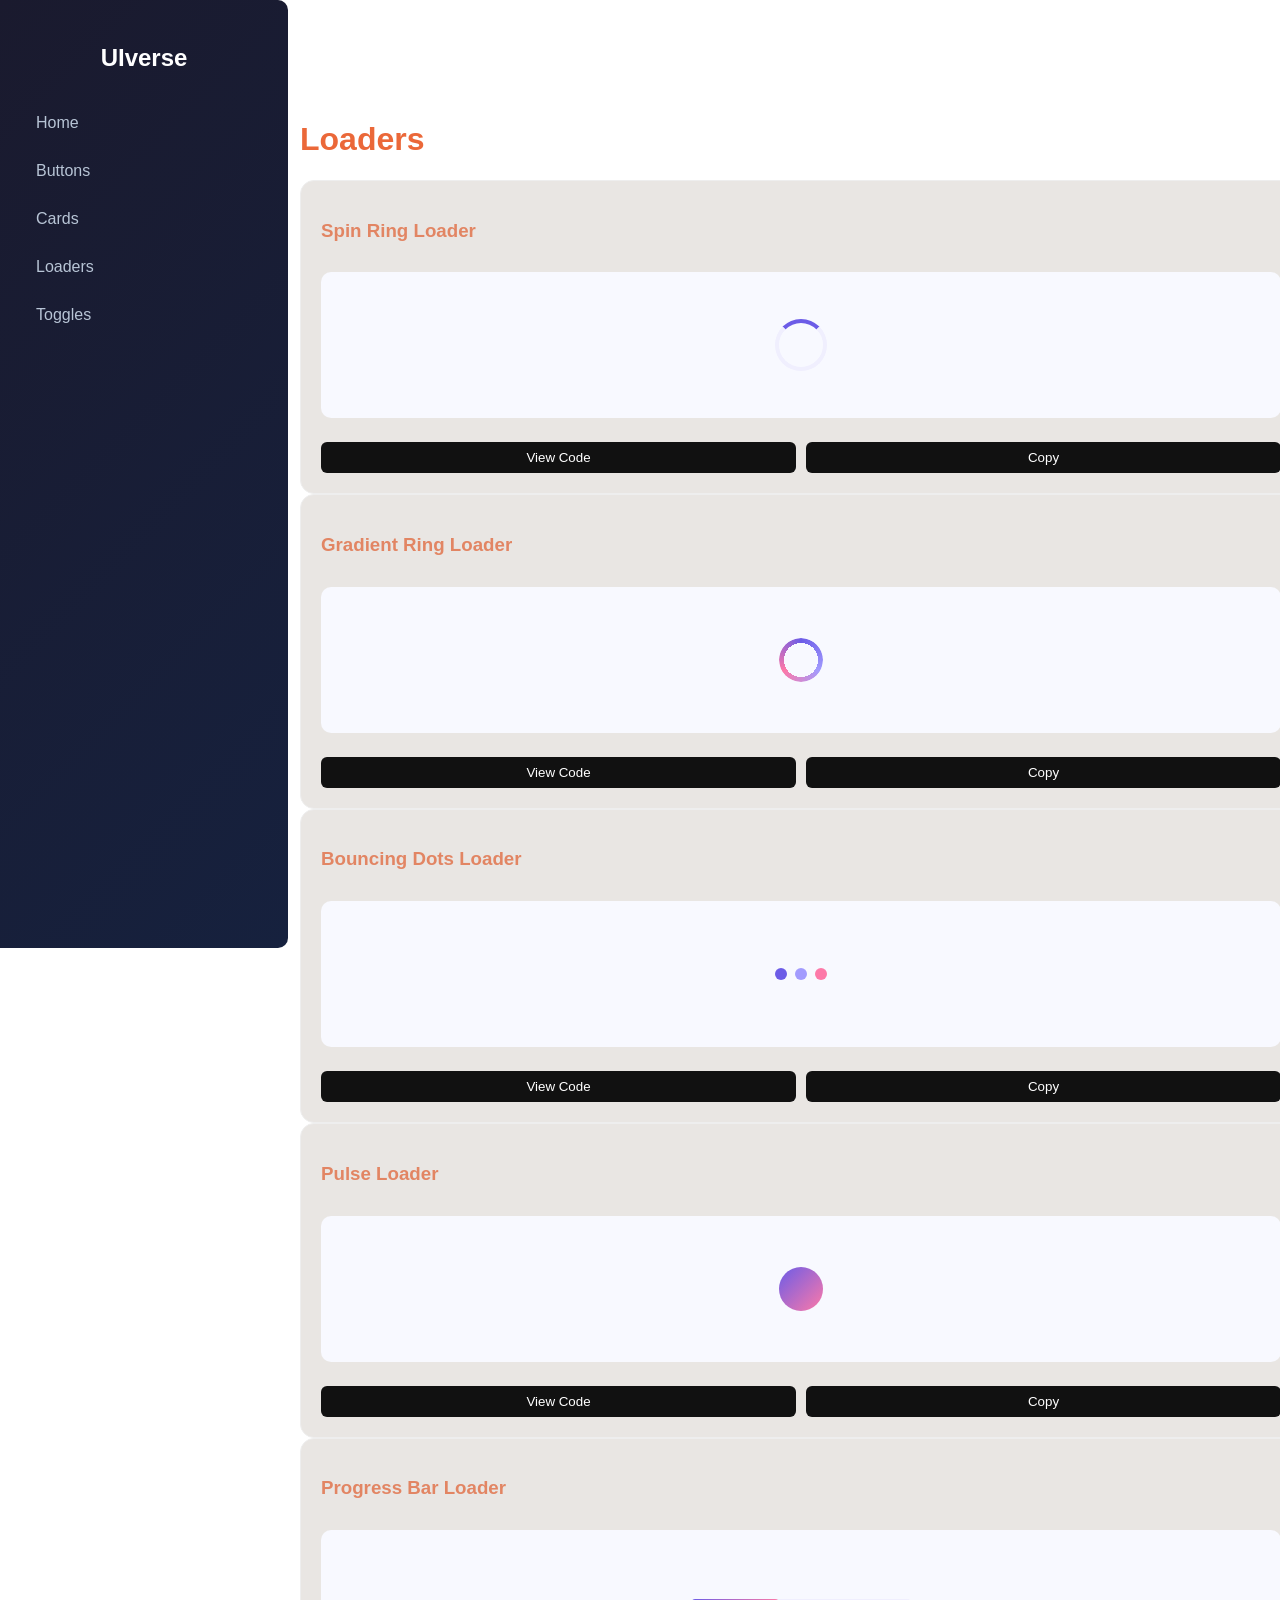
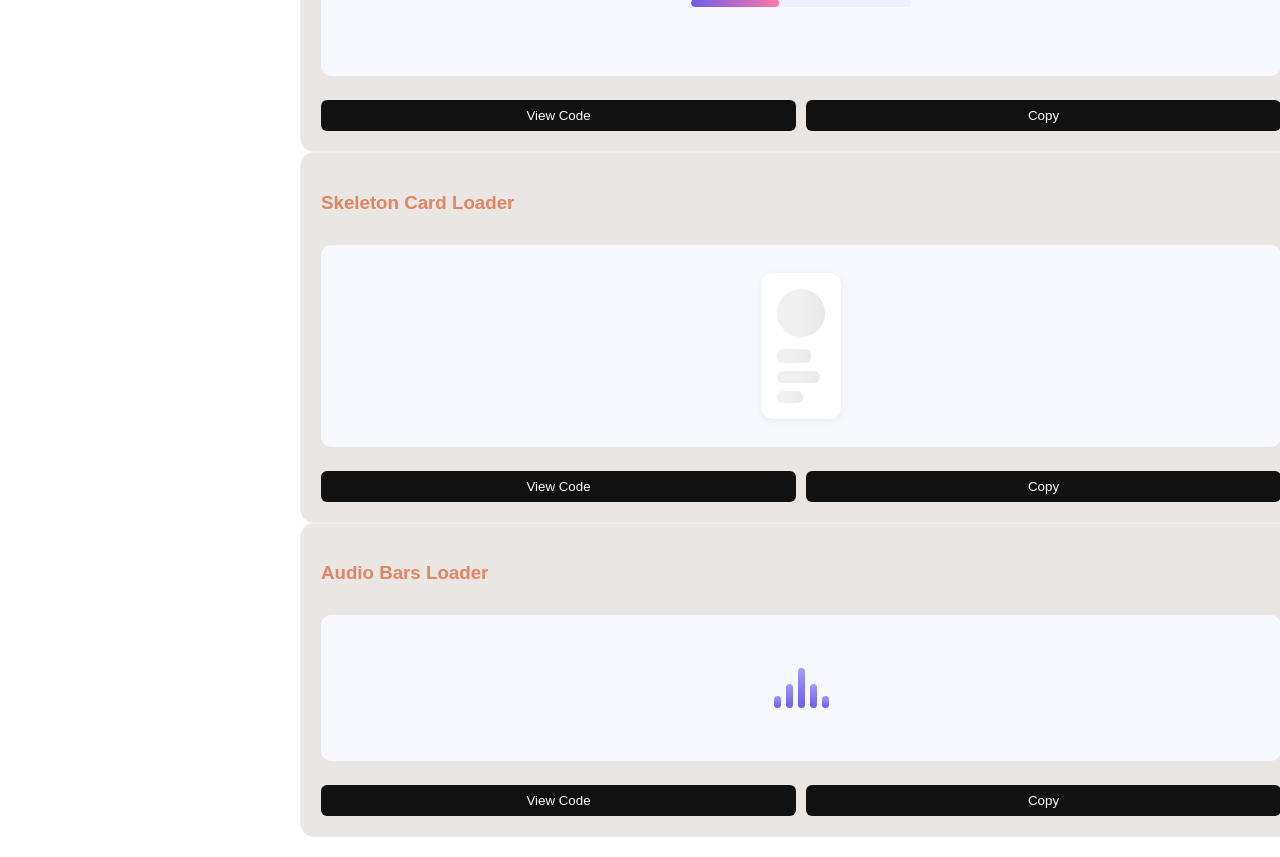
<file: loaders.html>
<!DOCTYPE html>
<html lang="en">
<head>
  <meta charset="UTF-8" />
  <meta name="viewport" content="width=device-width, initial-scale=1.0"/>
  <title>Loaders - UIverse</title>
  <link rel="stylesheet" href="style.css" />
  <style>
    /* ===== LOADERS ===== */

    /* 1. Spin Ring */
    .loader-spin {
      width: 44px; height: 44px;
      border: 4px solid #f0effe;
      border-top-color: #6c5ce7;
      border-radius: 50%;
      animation: spin 0.8s linear infinite;
    }

    /* 2. Gradient Ring */
    .loader-gradient {
      width: 44px; height: 44px;
      border-radius: 50%;
      background: conic-gradient(#6c5ce7, #a29bfe, #fd79a8, #6c5ce7);
      animation: spin 1s linear infinite;
      -webkit-mask: radial-gradient(farthest-side, transparent calc(100% - 5px), white 0);
      mask: radial-gradient(farthest-side, transparent calc(100% - 5px), white 0);
    }

    /* 3. Dots Bounce */
    .loader-dots {
      display: flex; gap: 8px; align-items: center;
    }
    .loader-dots span {
      width: 12px; height: 12px;
      background: #6c5ce7;
      border-radius: 50%;
      animation: dotBounce 0.6s ease-in-out infinite alternate;
    }
    .loader-dots span:nth-child(2) { animation-delay: 0.2s; background: #a29bfe; }
    .loader-dots span:nth-child(3) { animation-delay: 0.4s; background: #fd79a8; }
    @keyframes dotBounce {
      from { transform: translateY(0); }
      to   { transform: translateY(-14px); }
    }

    /* 4. Pulse Circle */
    .loader-pulse {
      width: 44px; height: 44px;
      background: linear-gradient(135deg, #6c5ce7, #fd79a8);
      border-radius: 50%;
      animation: pulse 1.2s ease-in-out infinite;
    }
    @keyframes pulse {
      0%   { transform: scale(0.85); opacity: 0.7; }
      50%  { transform: scale(1.1);  opacity: 1; }
      100% { transform: scale(0.85); opacity: 0.7; }
    }

    /* 5. Progress Bar */
    .loader-bar-wrap {
      width: 220px; height: 8px;
      background: #f0effe;
      border-radius: 10px;
      overflow: hidden;
    }
    .loader-bar {
      height: 100%;
      width: 40%;
      background: linear-gradient(90deg, #6c5ce7, #fd79a8);
      border-radius: 10px;
      animation: barSlide 1.4s ease-in-out infinite;
    }
    @keyframes barSlide {
      0%   { transform: translateX(-100%); }
      100% { transform: translateX(350%); }
    }

    /* 6. Skeleton Card */
    .skeleton-card {
      background: white;
      border-radius: 12px;
      padding: 16px;
      max-width: 260px;
      box-shadow: 0 2px 10px rgba(0,0,0,0.06);
    }
    .skeleton-line {
      background: linear-gradient(90deg, #f0f0f0 25%, #e8e8e8 50%, #f0f0f0 75%);
      background-size: 200% 100%;
      border-radius: 6px;
      animation: shimmer 1.5s infinite;
    }
    .skeleton-avatar {
      width: 48px; height: 48px;
      border-radius: 50%;
      margin-bottom: 12px;
    }
    .skeleton-line.l1 { height: 14px; width: 70%; margin-bottom: 8px; }
    .skeleton-line.l2 { height: 12px; width: 90%; margin-bottom: 8px; }
    .skeleton-line.l3 { height: 12px; width: 55%; }
    @keyframes shimmer {
      0%   { background-position: 200% 0; }
      100% { background-position: -200% 0; }
    }

    /* 7. Spinner Bars */
    .loader-bars {
      display: flex; gap: 5px; align-items: flex-end; height: 40px;
    }
    .loader-bars span {
      display: block;
      width: 7px; border-radius: 4px;
      background: linear-gradient(to top, #6c5ce7, #a29bfe);
      animation: barUp 0.8s ease-in-out infinite alternate;
    }
    .loader-bars span:nth-child(1) { height: 30%; animation-delay: 0s; }
    .loader-bars span:nth-child(2) { height: 60%; animation-delay: 0.1s; }
    .loader-bars span:nth-child(3) { height: 100%; animation-delay: 0.2s; }
    .loader-bars span:nth-child(4) { height: 60%; animation-delay: 0.3s; }
    .loader-bars span:nth-child(5) { height: 30%; animation-delay: 0.4s; }
    @keyframes barUp {
      from { transform: scaleY(0.4); }
      to   { transform: scaleY(1); }
    }

    @keyframes spin { to { transform: rotate(360deg); } }

    .loader-demo-box {
      background: #f8f9ff;
      border-radius: 10px;
      padding: 28px;
      display: flex;
      align-items: center;
      justify-content: center;
      min-height: 90px;
      margin-bottom: 12px;
    }
  </style>
</head>
<body>
<div class="container">
  <!-- Sidebar -->
  <aside class="sidebar">
    <h2>UIverse</h2>
    <ul>
      <li><a href="index.html">Home</a></li>
      <li><a href="button.html">Buttons</a></li>
      <li><a href="cards.html">Cards</a></li>
      <li class="active"><a href="loaders.html">Loaders</a></li>
      <li><a href="toggles.html">Toggles</a></li>
    </ul>
  </aside>

  <!-- Main -->
  <main class="main">
    <h1>Loaders</h1>

    <!-- Spin Ring -->
    <div class="component-card">
      <h3>Spin Ring Loader</h3>
      <div class="loader-demo-box"><div class="loader-spin"></div></div>
      <div class="actions">
        <button onclick="toggleCode('loaderCode1')">View Code</button>
        <button onclick="copyCode('loaderCode1')">Copy</button>
      </div>
      <pre id="loaderCode1" class="code-block">&lt;div class="loader-spin"&gt;&lt;/div&gt;

.loader-spin {
  width: 44px; height: 44px;
  border: 4px solid #f0effe;
  border-top-color: #6c5ce7;
  border-radius: 50%;
  animation: spin 0.8s linear infinite;
}
@keyframes spin { to { transform: rotate(360deg); } }</pre>
    </div>

    <!-- Gradient Ring -->
    <div class="component-card">
      <h3>Gradient Ring Loader</h3>
      <div class="loader-demo-box"><div class="loader-gradient"></div></div>
      <div class="actions">
        <button onclick="toggleCode('loaderCode2')">View Code</button>
        <button onclick="copyCode('loaderCode2')">Copy</button>
      </div>
      <pre id="loaderCode2" class="code-block">&lt;div class="loader-gradient"&gt;&lt;/div&gt;

.loader-gradient {
  width: 44px; height: 44px;
  border-radius: 50%;
  background: conic-gradient(#6c5ce7, #a29bfe, #fd79a8, #6c5ce7);
  animation: spin 1s linear infinite;
  -webkit-mask: radial-gradient(farthest-side, transparent calc(100% - 5px), white 0);
  mask: radial-gradient(farthest-side, transparent calc(100% - 5px), white 0);
}
@keyframes spin { to { transform: rotate(360deg); } }</pre>
    </div>

    <!-- Dots Bounce -->
    <div class="component-card">
      <h3>Bouncing Dots Loader</h3>
      <div class="loader-demo-box">
        <div class="loader-dots">
          <span></span><span></span><span></span>
        </div>
      </div>
      <div class="actions">
        <button onclick="toggleCode('loaderCode3')">View Code</button>
        <button onclick="copyCode('loaderCode3')">Copy</button>
      </div>
      <pre id="loaderCode3" class="code-block">&lt;div class="loader-dots"&gt;
  &lt;span&gt;&lt;/span&gt;&lt;span&gt;&lt;/span&gt;&lt;span&gt;&lt;/span&gt;
&lt;/div&gt;

.loader-dots {
  display: flex; gap: 8px; align-items: center;
}
.loader-dots span {
  width: 12px; height: 12px;
  background: #6c5ce7;
  border-radius: 50%;
  animation: dotBounce 0.6s ease-in-out infinite alternate;
}
.loader-dots span:nth-child(2) { animation-delay: 0.2s; background: #a29bfe; }
.loader-dots span:nth-child(3) { animation-delay: 0.4s; background: #fd79a8; }
@keyframes dotBounce {
  from { transform: translateY(0); }
  to   { transform: translateY(-14px); }
}</pre>
    </div>

    <!-- Pulse -->
    <div class="component-card">
      <h3>Pulse Loader</h3>
      <div class="loader-demo-box"><div class="loader-pulse"></div></div>
      <div class="actions">
        <button onclick="toggleCode('loaderCode4')">View Code</button>
        <button onclick="copyCode('loaderCode4')">Copy</button>
      </div>
      <pre id="loaderCode4" class="code-block">&lt;div class="loader-pulse"&gt;&lt;/div&gt;

.loader-pulse {
  width: 44px; height: 44px;
  background: linear-gradient(135deg, #6c5ce7, #fd79a8);
  border-radius: 50%;
  animation: pulse 1.2s ease-in-out infinite;
}
@keyframes pulse {
  0%   { transform: scale(0.85); opacity: 0.7; }
  50%  { transform: scale(1.1);  opacity: 1; }
  100% { transform: scale(0.85); opacity: 0.7; }
}</pre>
    </div>

    <!-- Progress Bar -->
    <div class="component-card">
      <h3>Progress Bar Loader</h3>
      <div class="loader-demo-box">
        <div class="loader-bar-wrap"><div class="loader-bar"></div></div>
      </div>
      <div class="actions">
        <button onclick="toggleCode('loaderCode5')">View Code</button>
        <button onclick="copyCode('loaderCode5')">Copy</button>
      </div>
      <pre id="loaderCode5" class="code-block">&lt;div class="loader-bar-wrap"&gt;
  &lt;div class="loader-bar"&gt;&lt;/div&gt;
&lt;/div&gt;

.loader-bar-wrap {
  width: 220px; height: 8px;
  background: #f0effe;
  border-radius: 10px;
  overflow: hidden;
}
.loader-bar {
  height: 100%; width: 40%;
  background: linear-gradient(90deg, #6c5ce7, #fd79a8);
  border-radius: 10px;
  animation: barSlide 1.4s ease-in-out infinite;
}
@keyframes barSlide {
  0%   { transform: translateX(-100%); }
  100% { transform: translateX(350%); }
}</pre>
    </div>

    <!-- Skeleton Card -->
    <div class="component-card">
      <h3>Skeleton Card Loader</h3>
      <div class="loader-demo-box">
        <div class="skeleton-card">
          <div class="skeleton-line skeleton-avatar"></div>
          <div class="skeleton-line l1"></div>
          <div class="skeleton-line l2"></div>
          <div class="skeleton-line l3"></div>
        </div>
      </div>
      <div class="actions">
        <button onclick="toggleCode('loaderCode6')">View Code</button>
        <button onclick="copyCode('loaderCode6')">Copy</button>
      </div>
      <pre id="loaderCode6" class="code-block">&lt;div class="skeleton-card"&gt;
  &lt;div class="skeleton-line skeleton-avatar"&gt;&lt;/div&gt;
  &lt;div class="skeleton-line l1"&gt;&lt;/div&gt;
  &lt;div class="skeleton-line l2"&gt;&lt;/div&gt;
  &lt;div class="skeleton-line l3"&gt;&lt;/div&gt;
&lt;/div&gt;

.skeleton-card {
  background: white; border-radius: 12px;
  padding: 16px; max-width: 260px;
}
.skeleton-line {
  background: linear-gradient(90deg, #f0f0f0 25%, #e8e8e8 50%, #f0f0f0 75%);
  background-size: 200% 100%;
  border-radius: 6px;
  animation: shimmer 1.5s infinite;
}
.skeleton-avatar { width: 48px; height: 48px; border-radius: 50%; margin-bottom: 12px; }
.l1 { height: 14px; width: 70%; margin-bottom: 8px; }
.l2 { height: 12px; width: 90%; margin-bottom: 8px; }
.l3 { height: 12px; width: 55%; }
@keyframes shimmer {
  0%   { background-position: 200% 0; }
  100% { background-position: -200% 0; }
}</pre>
    </div>

    <!-- Audio Bars -->
    <div class="component-card">
      <h3>Audio Bars Loader</h3>
      <div class="loader-demo-box">
        <div class="loader-bars">
          <span></span><span></span><span></span><span></span><span></span>
        </div>
      </div>
      <div class="actions">
        <button onclick="toggleCode('loaderCode7')">View Code</button>
        <button onclick="copyCode('loaderCode7')">Copy</button>
      </div>
      <pre id="loaderCode7" class="code-block">&lt;div class="loader-bars"&gt;
  &lt;span&gt;&lt;/span&gt;&lt;span&gt;&lt;/span&gt;&lt;span&gt;&lt;/span&gt;
  &lt;span&gt;&lt;/span&gt;&lt;span&gt;&lt;/span&gt;
&lt;/div&gt;

.loader-bars {
  display: flex; gap: 5px; align-items: flex-end; height: 40px;
}
.loader-bars span {
  display: block; width: 7px; border-radius: 4px;
  background: linear-gradient(to top, #6c5ce7, #a29bfe);
  animation: barUp 0.8s ease-in-out infinite alternate;
}
.loader-bars span:nth-child(1) { height: 30%; animation-delay: 0s; }
.loader-bars span:nth-child(2) { height: 60%; animation-delay: 0.1s; }
.loader-bars span:nth-child(3) { height: 100%; animation-delay: 0.2s; }
.loader-bars span:nth-child(4) { height: 60%; animation-delay: 0.3s; }
.loader-bars span:nth-child(5) { height: 30%; animation-delay: 0.4s; }
@keyframes barUp {
  from { transform: scaleY(0.4); }
  to   { transform: scaleY(1); }
}</pre>
    </div>

  </main>
</div>
<script src="script.js"></script>
</body>
</html>
</file>
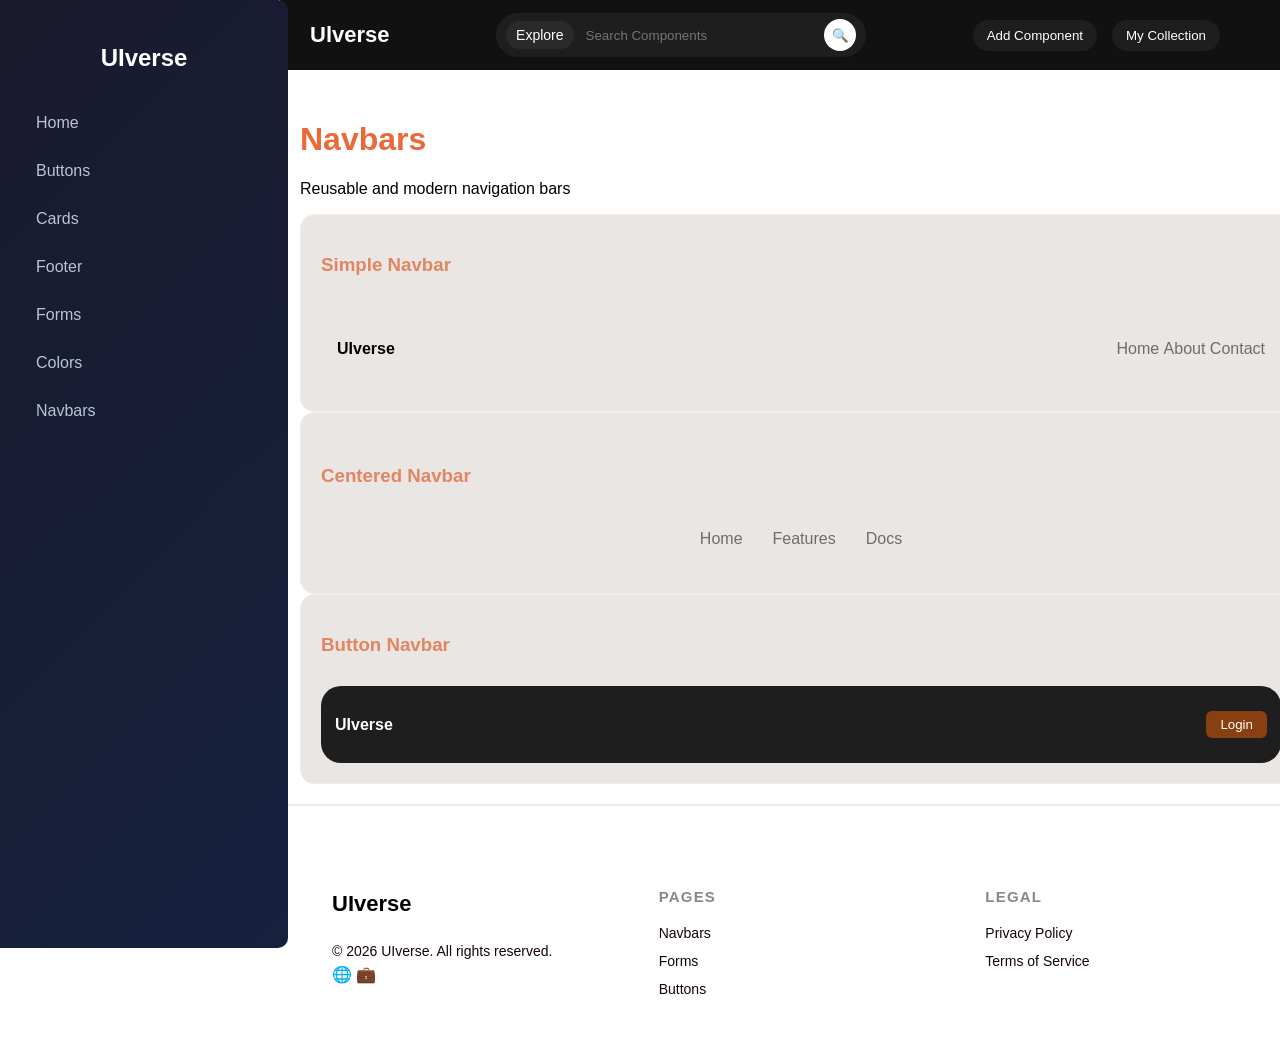
<file: Navbar.html>
<!DOCTYPE html>
<html lang="en">
<head>
  <meta charset="UTF-8">
  <meta name="viewport" content="width=device-width, initial-scale=1.0">
  <title>Navbars - UIverse</title>
  <link rel="stylesheet" href="style.css">
</head>
<body>
 
 <nav class="navbar">
  <!-- Logo -->
  <div class="logo">Ulverse</div>

  <!-- Center Search Bar -->
  <div class="search-bar">
    <span class="nav-link active">Explore</span>
    <input type="text" id="searchInput" placeholder="Search Components" />
    <button class="search-btn">🔍</button>
  </div>

  <!-- Right Section -->
  <div class="nav-right">
    <button class="nav-btn">Add Component</button>
    <button class="nav-btn">My Collection</button>
    <a href="#"></a>
    <a href="#"></a>
  </div>
</nav>
<div class="container">

  <!-- Sidebar -->
  <aside class="sidebar">
    <h2>UIverse</h2>
    <ul>
      <li><a href="index.html">Home</a></li>
      <li><a href="button.html">Buttons</a></li>
      <li><a href="cards.html">Cards</a></li>
      <li><a href="footer.html">Footer</a></li>
      <li><a href="form.html">Forms</a></li>
      <li><a href="color.html">Colors</a></li>
      <li class="active"><a href="navbar.html">Navbars</a></li>
    </ul>
  </aside>

  <!-- Main -->
  <main class="main">

    <!-- Page Header -->
    <div class="page-header">
      <h1>Navbars</h1>
      <p>Reusable and modern navigation bars</p>
    </div>

    <!-- Simple Navbar -->
    <div class="component-card" data-name="simple navbar basic links">
      <h3>Simple Navbar</h3>

      <div class="nav-preview">
        <nav class="nav-simple">
          <h4>UIverse</h4>
          <div>
            <a href="#">Home</a>
            <a href="#">About</a>
            <a href="#">Contact</a>
          </div>
        </nav>
      </div>
    </div>

    <!-- Center Navbar -->
    <div class="component-card" data-name="centered navbar menu clean">
      <h3>Centered Navbar</h3>

      <div class="nav-preview">
        <nav class="nav-center">
          <a href="#">Home</a>
          <a href="#">Features</a>
          <a href="#">Docs</a>
        </nav>
      </div>
    </div>

    <!-- Button Navbar -->
    <div class="component-card" data-name="button navbar login dark">
      <h3>Button Navbar</h3>

      <div class="nav-preview">
        <nav class="nav-btn">
          <h4>UIverse</h4>
          <button>Login</button>
        </nav>
      </div>
    </div>

  </main>

</div>
<footer class="footer">
  <div class="footer-container">

    <!-- Brand -->
    <div class="footer-col">
      <h2>UIverse</h2>
      <p>© 2026 UIverse. All rights reserved.</p>
      <div class="socials">
        <span>🌐</span>
        <span>💼</span>
      </div>
    </div>

    <!-- Pages -->
    <div class="footer-col">
      <h3>Pages</h3>
      <p>Navbars</p>
      <p>Forms</p>
      <p>Buttons</p>
    </div>

    <!-- Legal -->
    <div class="footer-col">
      <h3>Legal</h3>
      <p>Privacy Policy</p>
      <p>Terms of Service</p>
    </div>

  </div>
</footer>
</body>
<script src="script.js"></script>
</html>
</file>
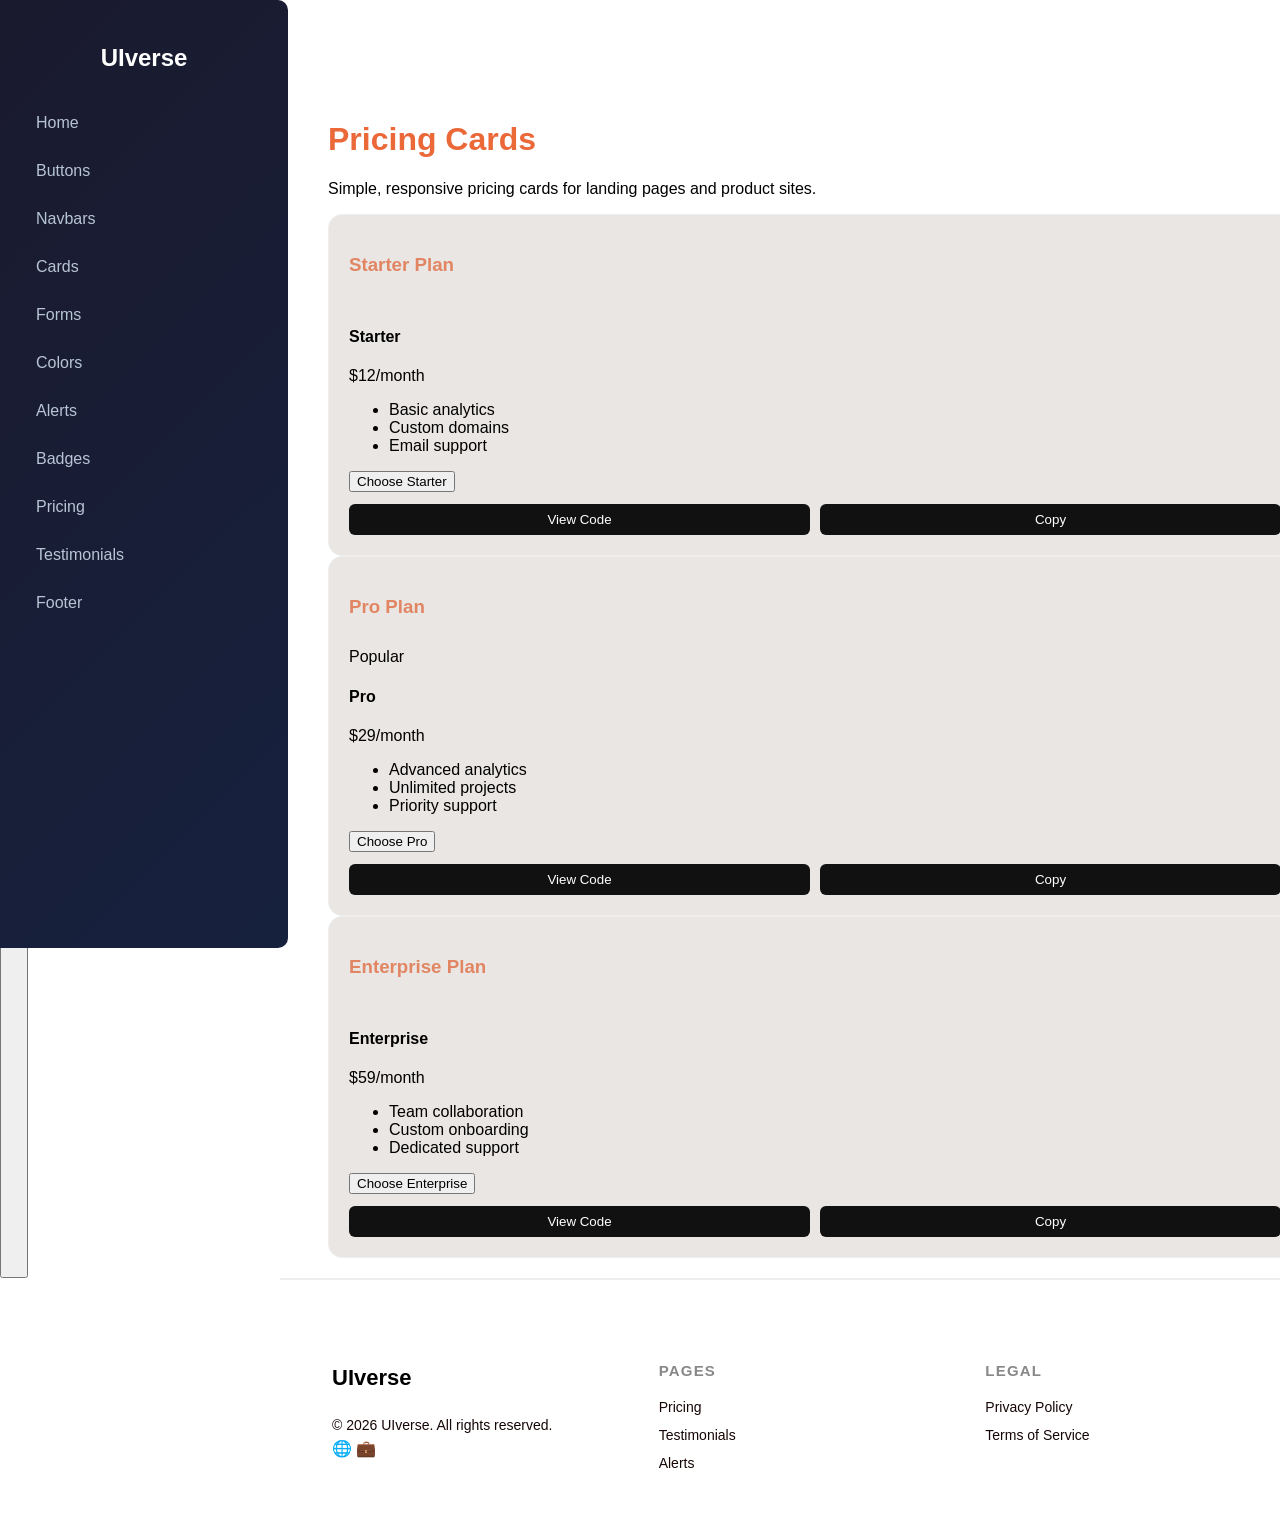
<file: pricing.html>
<!DOCTYPE html>
<html lang="en">
<head>
  <meta charset="UTF-8">
  <meta name="viewport" content="width=device-width, initial-scale=1.0">
  <title>Pricing - UIverse</title>
  <link rel="stylesheet" href="style.css">
</head>
<body>

<div class="container">
  <button class="hamburger" type="button" aria-label="Toggle menu" onclick="toggleSidebar()">☰</button>

  <!-- Sidebar -->
  <aside class="sidebar">
    <h2>UIverse</h2>
    <ul>
      <li><a href="index.html">Home</a></li>
      <li><a href="button.html">Buttons</a></li>
      <li><a href="navbar.html">Navbars</a></li>
      <li><a href="cards.html">Cards</a></li>
      <li><a href="form.html">Forms</a></li>
      <li><a href="color.html">Colors</a></li>
      <li><a href="alerts.html">Alerts</a></li>
      <li><a href="badges.html">Badges</a></li>
      <li class="active"><a href="pricing.html">Pricing</a></li>
      <li><a href="testimonials.html">Testimonials</a></li>
      <li><a href="footer.html">Footer</a></li>
    </ul>
  </aside>
  <div class="sidebar-backdrop" onclick="toggleSidebar()"></div>

  <!-- Main -->
  <main class="main">

    <div class="page-header">
      <h1>Pricing Cards</h1>
      <p>Simple, responsive pricing cards for landing pages and product sites.</p>
    </div>

    <div class="component-card">
      <h3>Starter Plan</h3>
      <div class="price-card">
        <h4>Starter</h4>
        <p class="price">$12<span class="price-duration">/month</span></p>
        <ul class="price-list">
          <li>Basic analytics</li>
          <li>Custom domains</li>
          <li>Email support</li>
        </ul>
        <button>Choose Starter</button>
      </div>

      <div class="actions">
        <button onclick="toggleCode('p1')">View Code</button>
        <button onclick="copyCode('p1', this)">Copy</button>
      </div>

      <pre id="p1" class="code-block">
&lt;div class="price-card"&gt;
  &lt;h4&gt;Starter&lt;/h4&gt;
  &lt;p class="price"&gt;$12&lt;span class="price-duration"&gt;/month&lt;/span&gt;&lt;/p&gt;
  &lt;ul class="price-list"&gt;...&lt;/ul&gt;
  &lt;button&gt;Choose Starter&lt;/button&gt;
&lt;/div&gt;
      </pre>
    </div>

    <div class="component-card">
      <h3>Pro Plan</h3>
      <div class="price-card popular">
        <span class="badge badge-pill">Popular</span>
        <h4>Pro</h4>
        <p class="price">$29<span class="price-duration">/month</span></p>
        <ul class="price-list">
          <li>Advanced analytics</li>
          <li>Unlimited projects</li>
          <li>Priority support</li>
        </ul>
        <button>Choose Pro</button>
      </div>

      <div class="actions">
        <button onclick="toggleCode('p2')">View Code</button>
        <button onclick="copyCode('p2', this)">Copy</button>
      </div>

      <pre id="p2" class="code-block">
&lt;div class="price-card popular"&gt;...&lt;/div&gt;
      </pre>
    </div>

    <div class="component-card">
      <h3>Enterprise Plan</h3>
      <div class="price-card">
        <h4>Enterprise</h4>
        <p class="price">$59<span class="price-duration">/month</span></p>
        <ul class="price-list">
          <li>Team collaboration</li>
          <li>Custom onboarding</li>
          <li>Dedicated support</li>
        </ul>
        <button>Choose Enterprise</button>
      </div>

      <div class="actions">
        <button onclick="toggleCode('p3')">View Code</button>
        <button onclick="copyCode('p3', this)">Copy</button>
      </div>

      <pre id="p3" class="code-block">
&lt;div class="price-card"&gt;...&lt;/div&gt;
      </pre>
    </div>

  </main>

</div>

<footer class="footer">
  <div class="footer-container">
    <div class="footer-col">
      <h2>UIverse</h2>
      <p>© 2026 UIverse. All rights reserved.</p>
      <div class="socials">
        <span>🌐</span>
        <span>💼</span>
      </div>
    </div>
    <div class="footer-col">
      <h3>Pages</h3>
      <p>Pricing</p>
      <p>Testimonials</p>
      <p>Alerts</p>
    </div>
    <div class="footer-col">
      <h3>Legal</h3>
      <p>Privacy Policy</p>
      <p>Terms of Service</p>
    </div>
  </div>
</footer>
<script src="script.js"></script>
</body>
</html>
</file>
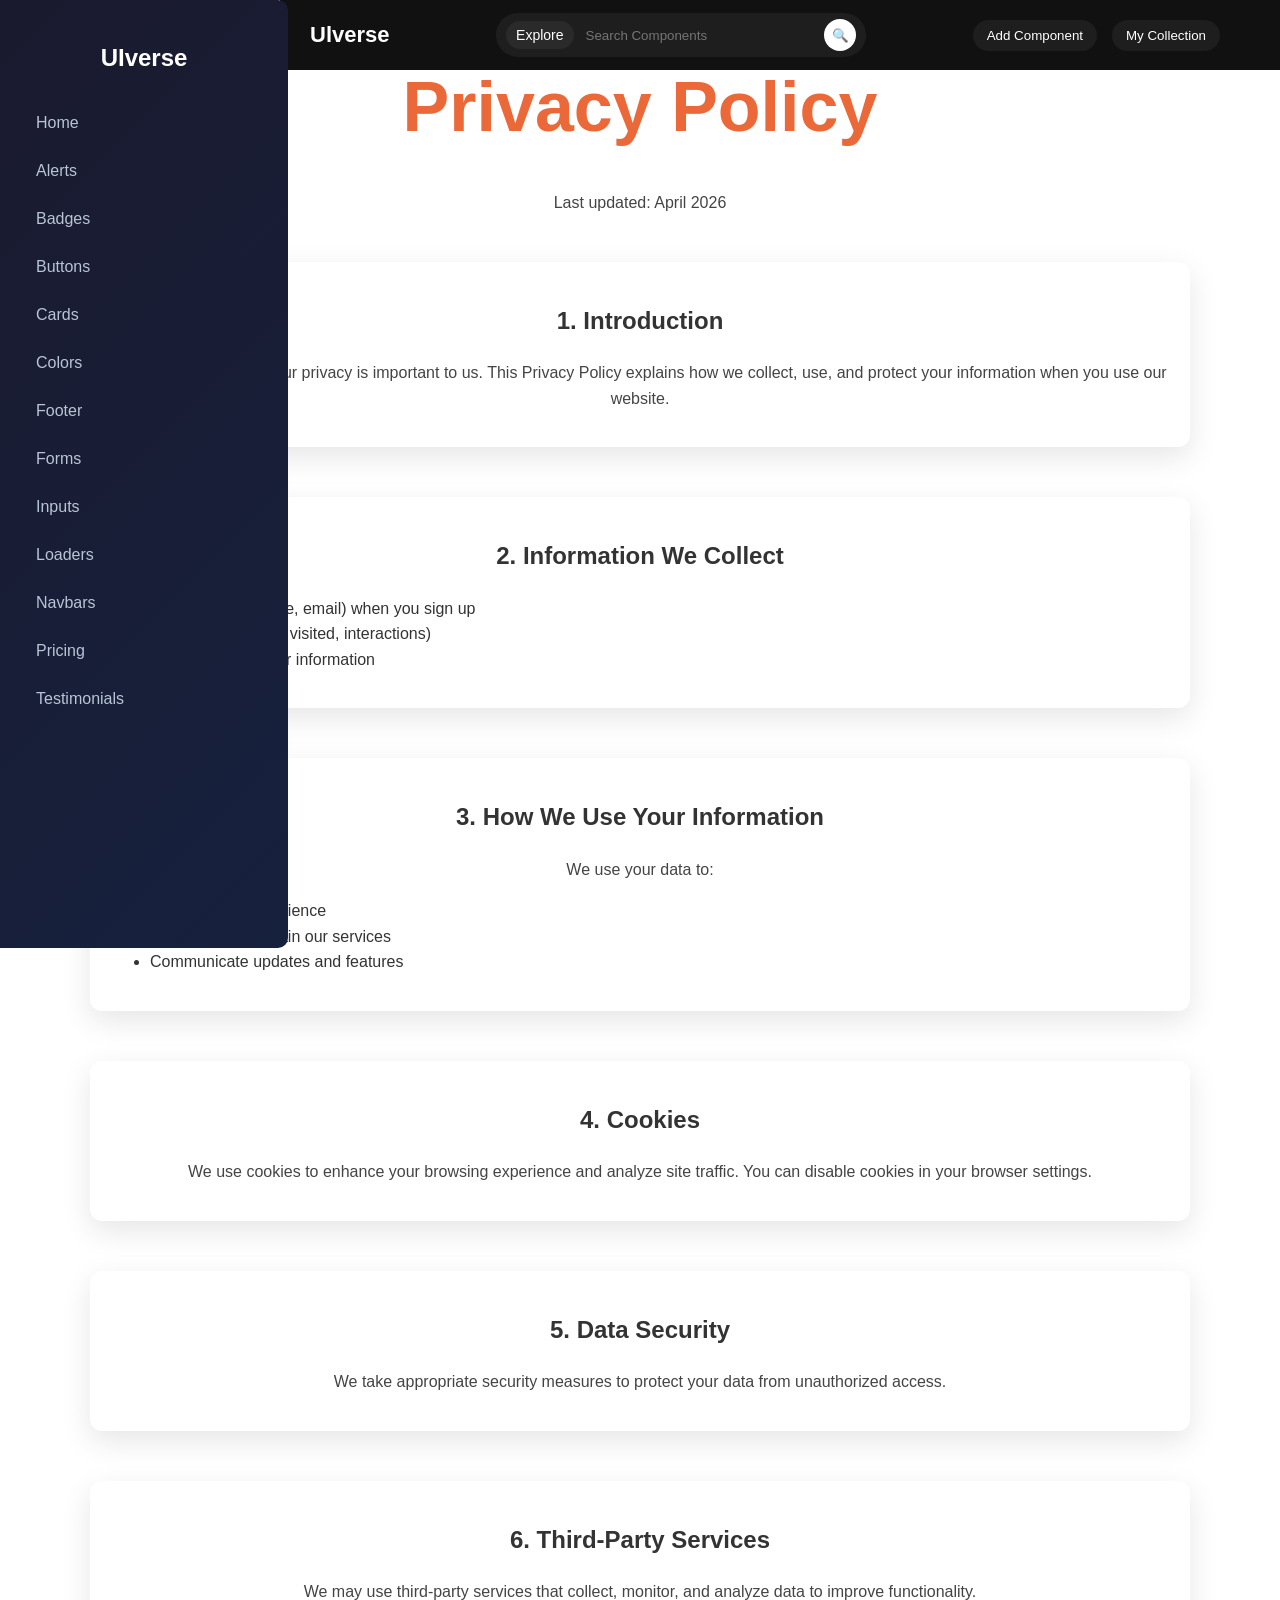
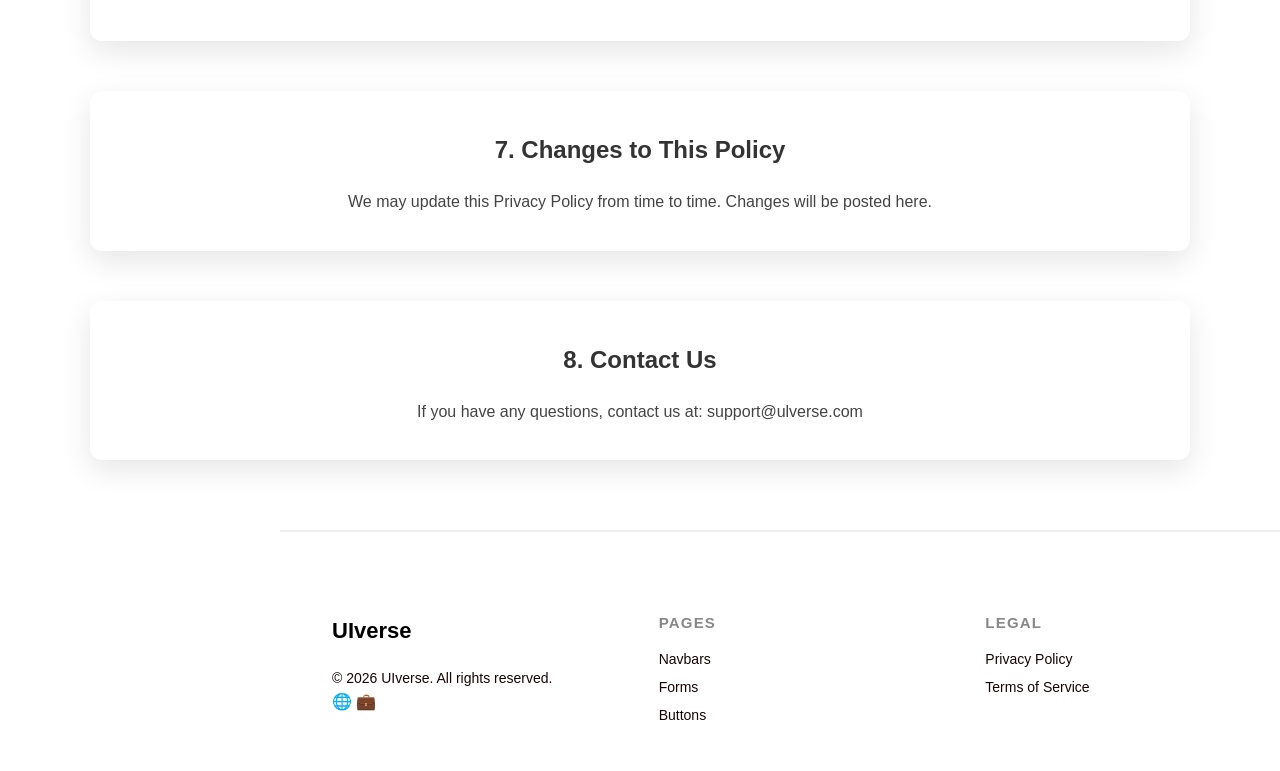
<file: privacypolicy.html>
<!DOCTYPE html>
<html lang="en">
<head>
  <meta charset="UTF-8">
  <meta name="viewport" content="width=device-width, initial-scale=1.0">
  <title>Footer - UIverse</title>
  <link rel="stylesheet" href="style.css">
</head>
<body>
   <nav class="navbar">
  <!-- Logo -->
  <div class="logo">Ulverse</div>

  <!-- Center Search Bar -->
  <div class="search-bar">
    <span class="nav-link active">Explore</span>
    <input type="text" id="searchInput" placeholder="Search Components" />
    <button class="search-btn">🔍</button>
  </div>

  <!-- Right Section -->
  <div class="nav-right">
    <button class="nav-btn">Add Component</button>
    <button class="nav-btn">My Collection</button>
    <a href="#"></a>
    <a href="#"></a>
  </div>
</nav>

<div class="container">
  <aside class="sidebar">
    <h2>UIverse</h2>
    <ul>
      <li><a href="index.html">Home</a></li>
      <li><a href="alerts.html">Alerts</a></li>
      <li><a href="badges.html">Badges</a></li>
      <li><a href="button.html">Buttons</a></li>
      <li><a href="cards.html">Cards</a></li>
      <li><a href="color.html">Colors</a></li>
      <li><a href="footer.html">Footer</a></li>
      <li><a href="form.html">Forms</a></li>
      <li><a href="inputs.html">Inputs</a></li>
      <li><a href="loaders.html">Loaders</a></li>
      <li><a href="navbar.html">Navbars</a></li>
      <li class="active"><a href="pricing.html">Pricing</a></li>
      <li><a href="testimonials.html">Testimonials</a></li>
    </ul>
  </aside>
  <div class="privacy-wrapper">

    <h1>Privacy Policy</h1>
    <p class="last-updated">Last updated: April 2026</p>

    <div class="privacy-setup">
      <h2>1. Introduction</h2>
      <p>
        Welcome to Ulverse. Your privacy is important to us. This Privacy Policy
        explains how we collect, use, and protect your information when you use our website.
      </p>
    </div>

    <div class="privacy-setup">
      <h2>2. Information We Collect</h2>
      <ul>
        <li>Personal Info (name, email) when you sign up</li>
        <li>Usage data (pages visited, interactions)</li>
        <li>Device and browser information</li>
      </ul>
    </div>

    <div class="privacy-setup">
      <h2>3. How We Use Your Information</h2>
      <p>We use your data to:</p>
      <ul>
        <li>Improve user experience</li>
        <li>Provide and maintain our services</li>
        <li>Communicate updates and features</li>
      </ul>
    </div>

    <div class="privacy-setup">
      <h2>4. Cookies</h2>
      <p>
        We use cookies to enhance your browsing experience and analyze site traffic.
        You can disable cookies in your browser settings.
      </p>
    </div>

    <div class="privacy-setup">
      <h2>5. Data Security</h2>
      <p>
        We take appropriate security measures to protect your data from unauthorized access.
      </p>
    </div>

    <div class="privacy-setup">
      <h2>6. Third-Party Services</h2>
      <p>
        We may use third-party services that collect, monitor, and analyze data
        to improve functionality.
      </p>
    </div>

    <div class="privacy-setup">
      <h2>7. Changes to This Policy</h2>
      <p>
        We may update this Privacy Policy from time to time. Changes will be posted here.
      </p>
    </div>

    <div class="privacy-setup">
      <h2>8. Contact Us</h2>
      <p>
        If you have any questions, contact us at: support@ulverse.com
      </p>
    </div>

  
</div>
</div>
<footer class="footer">
  <div class="footer-container">

    <!-- Brand -->
    <div class="footer-col">
      <h2>UIverse</h2>
      <p>© 2026 UIverse. All rights reserved.</p>
      <div class="socials">
        <span>🌐</span>
        <span>💼</span>
      </div>
    </div>

    <!-- Pages -->
    <div class="footer-col">
      <h3>Pages</h3>
      <p>Navbars</p>
      <p>Forms</p>
      <p>Buttons</p>
    </div>

    <!-- Legal -->
    <div class="footer-col">
      <h3>Legal</h3>
      <p>Privacy Policy</p>
      <p>Terms of Service</p>
    </div>

  </div>
</footer>
<script src="script.js"></script>
</body>
</html>
</file>
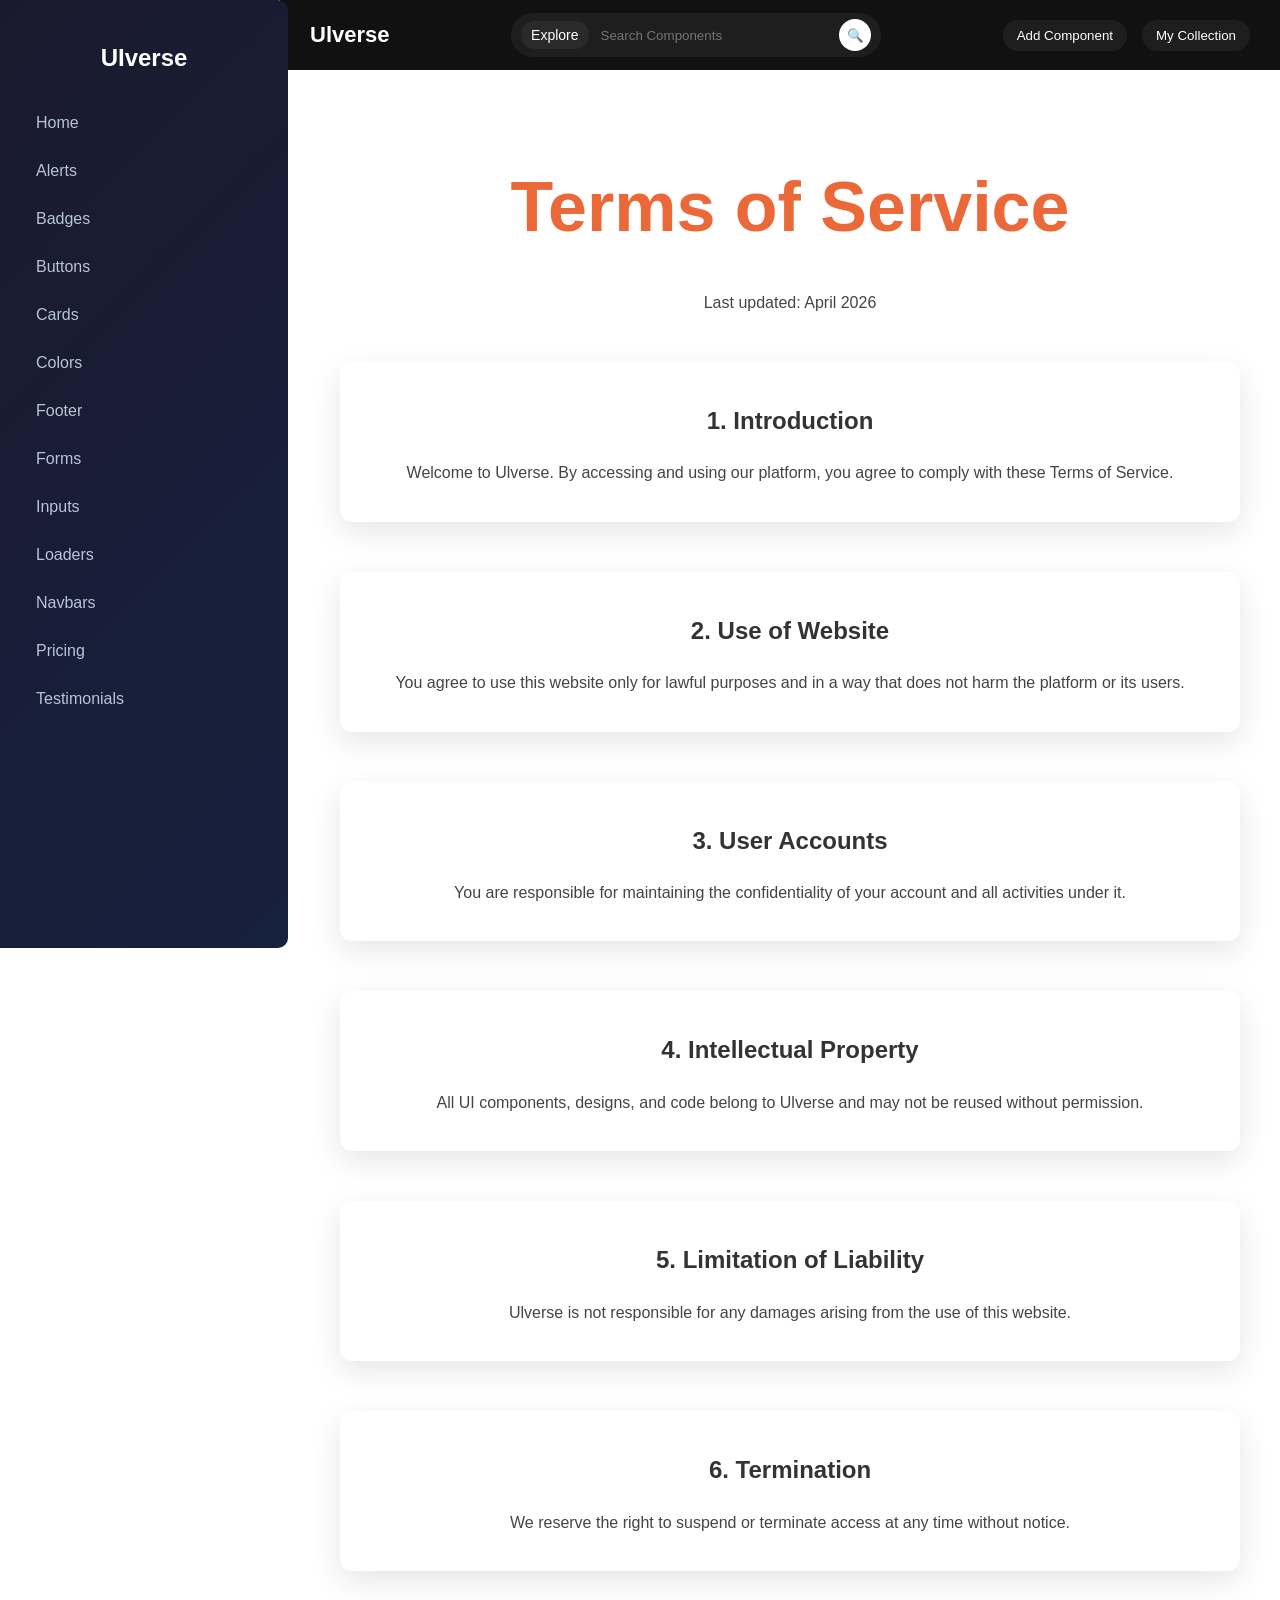
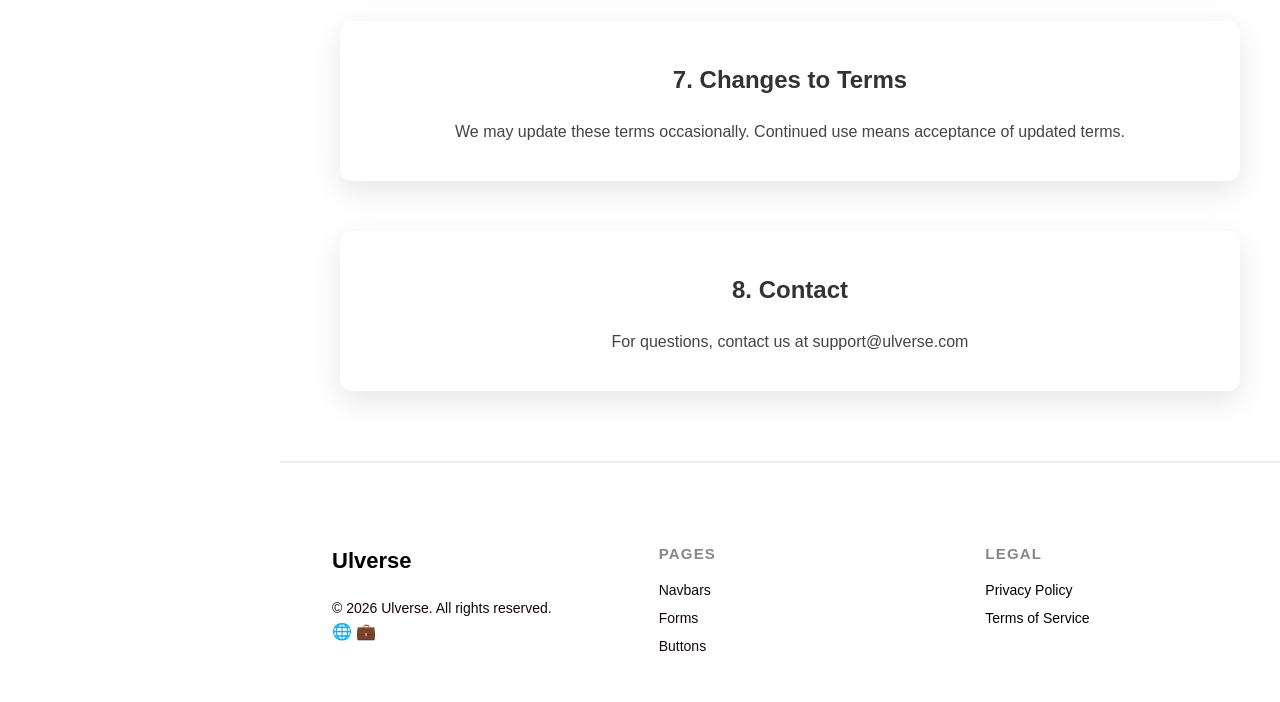
<file: terms.html>
<!DOCTYPE html>
<html lang="en">
<head>
  <meta charset="UTF-8">
  <meta name="viewport" content="width=device-width, initial-scale=1.0">
  <title>Terms of Service - Ulverse</title>
  <link rel="stylesheet" href="style.css">
</head>

<body>

<!-- ================= SIDEBAR ================= -->
<aside class="sidebar">
  <h2>UIverse</h2>
  <ul>
    <li><a href="index.html">Home</a></li>
    <li><a href="alerts.html">Alerts</a></li>
    <li><a href="badges.html">Badges</a></li>
    <li><a href="button.html">Buttons</a></li>
    <li><a href="cards.html">Cards</a></li>
    <li><a href="color.html">Colors</a></li>
    <li><a href="footer.html">Footer</a></li>
    <li><a href="form.html">Forms</a></li>
    <li><a href="inputs.html">Inputs</a></li>
    <li><a href="loaders.html">Loaders</a></li>
    <li><a href="navbar.html">Navbars</a></li>
    <li class="active"><a href="pricing.html">Pricing</a></li>
    <li><a href="testimonials.html">Testimonials</a></li>
  </ul>
</aside>

<!-- ================= NAVBAR ================= -->
<nav class="navbar">
  <div class="logo">Ulverse</div>

  <div class="search-bar">
    <span class="nav-link active">Explore</span>
    <input type="text" placeholder="Search Components" />
    <button class="search-btn">🔍</button>
  </div>

  <div class="nav-right">
    <button class="nav-btn">Add Component</button>
    <button class="nav-btn">My Collection</button>
  </div>
</nav>

<!-- ================= MAIN CONTENT ================= -->
<div class="full-page">

  <div class="privacy-wrapper">
    <h1>Terms of Service</h1>
    <p class="last-updated">Last updated: April 2026</p>
    <div class="terms-content">
      <h2>1. Introduction</h2>
      <p>
      Welcome to Ulverse. By accessing and using our platform, you agree to comply with these Terms of Service.
      </p>
    </div>
    <div class="terms-content">
      <h2>2. Use of Website</h2>
      <p>
      You agree to use this website only for lawful purposes and in a way that does not harm the platform or its users.
      </p>
    </div>
    <div class="terms-content">
      <h2>3. User Accounts</h2>
      <p>
      You are responsible for maintaining the confidentiality of your account and all activities under it.
      </p>
    </div>
    <div class="terms-content">
      <h2>4. Intellectual Property</h2>
      <p>
      All UI components, designs, and code belong to Ulverse and may not be reused without permission.
      </p>
    </div>
    <div class="terms-content">
      <h2>5. Limitation of Liability</h2>
      <p>
        Ulverse is not responsible for any damages arising from the use of this website.
      </p>
    </div>
    <div class="terms-content">
      <h2>6. Termination</h2>
      <p>
      We reserve the right to suspend or terminate access at any time without notice.
      </p>
    </div>
    <div class="terms-content">
    <h2>7. Changes to Terms</h2>
    <p>
      We may update these terms occasionally. Continued use means acceptance of updated terms.
    </p>
    </div>
    <div class="terms-content">
    <h2>8. Contact</h2>
    <p>
      For questions, contact us at support@ulverse.com
    </p>
    </div>
  </div>

</div>

<!-- ================= FOOTER ================= -->
<footer class="footer">
  <div class="footer-container">

    <div class="footer-col">
      <h2>Ulverse</h2>
      <p>© 2026 Ulverse. All rights reserved.</p>
      <div class="socials">
        <span>🌐</span>
        <span>💼</span>
      </div>
    </div>

    <div class="footer-col">
      <h3>Pages</h3>
      <p>Navbars</p>
      <p>Forms</p>
      <p>Buttons</p>
    </div>

    <div class="footer-col">
      <h3>Legal</h3>
      <p><a href="privacypolicy.html">Privacy Policy</a></p>
      <p><a href="terms.html">Terms of Service</a></p>
    </div>

  </div>
</footer>

</body>
</html>
</file>
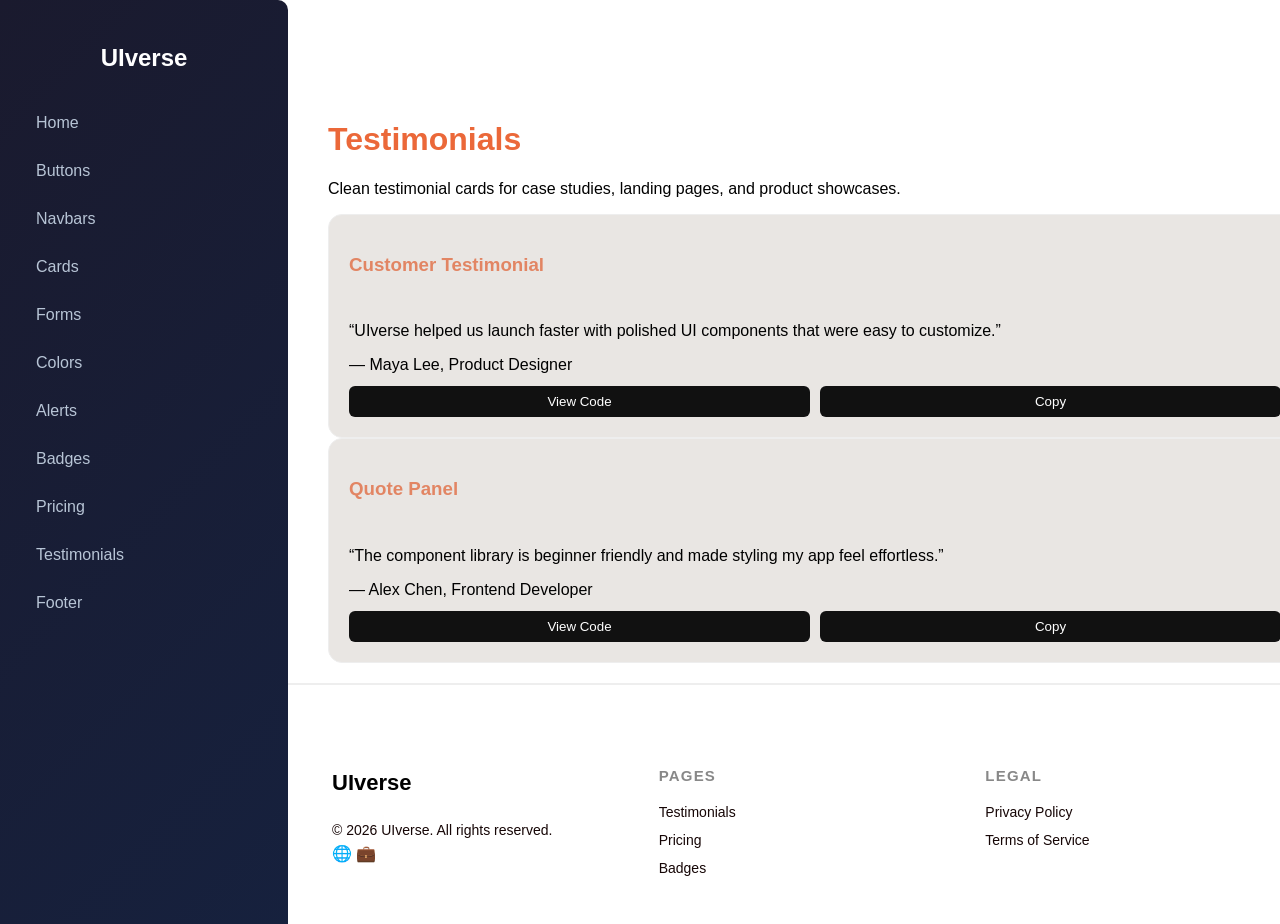
<file: testimonials.html>
<!DOCTYPE html>
<html lang="en">
<head>
  <meta charset="UTF-8">
  <meta name="viewport" content="width=device-width, initial-scale=1.0">
  <title>Testimonials - UIverse</title>
  <link rel="stylesheet" href="style.css">
</head>
<body>

<div class="container">
  <button class="hamburger" type="button" aria-label="Toggle menu" onclick="toggleSidebar()">☰</button>

  <!-- Sidebar -->
  <aside class="sidebar">
    <h2>UIverse</h2>
    <ul>
      <li><a href="index.html">Home</a></li>
      <li><a href="button.html">Buttons</a></li>
      <li><a href="navbar.html">Navbars</a></li>
      <li><a href="cards.html">Cards</a></li>
      <li><a href="form.html">Forms</a></li>
      <li><a href="color.html">Colors</a></li>
      <li><a href="alerts.html">Alerts</a></li>
      <li><a href="badges.html">Badges</a></li>
      <li><a href="pricing.html">Pricing</a></li>
      <li class="active"><a href="testimonials.html">Testimonials</a></li>
      <li><a href="footer.html">Footer</a></li>
    </ul>
  </aside>
  <div class="sidebar-backdrop" onclick="toggleSidebar()"></div>

  <!-- Main -->
  <main class="main">

    <div class="page-header">
      <h1>Testimonials</h1>
      <p>Clean testimonial cards for case studies, landing pages, and product showcases.</p>
    </div>

    <div class="component-card">
      <h3>Customer Testimonial</h3>
      <div class="testimonial-card">
        <p>“UIverse helped us launch faster with polished UI components that were easy to customize.”</p>
        <div class="testimonial-meta">
          <span>— Maya Lee, Product Designer</span>
        </div>
      </div>

      <div class="actions">
        <button onclick="toggleCode('t1')">View Code</button>
        <button onclick="copyCode('t1', this)">Copy</button>
      </div>

      <pre id="t1" class="code-block">
&lt;div class="testimonial-card"&gt;
  &lt;p&gt;“UIverse helped us launch faster...”&lt;/p&gt;
  &lt;div class="testimonial-meta"&gt;&lt;span&gt;— Maya Lee&lt;/span&gt;&lt;/div&gt;
&lt;/div&gt;
      </pre>
    </div>

    <div class="component-card">
      <h3>Quote Panel</h3>
      <div class="testimonial-card">
        <p>“The component library is beginner friendly and made styling my app feel effortless.”</p>
        <div class="testimonial-meta">
          <span>— Alex Chen, Frontend Developer</span>
        </div>
      </div>

      <div class="actions">
        <button onclick="toggleCode('t2')">View Code</button>
        <button onclick="copyCode('t2', this)">Copy</button>
      </div>

      <pre id="t2" class="code-block">
&lt;div class="testimonial-card"&gt;
  &lt;p&gt;“The component library is beginner friendly...”&lt;/p&gt;
  &lt;div class="testimonial-meta"&gt;&lt;span&gt;— Alex Chen&lt;/span&gt;&lt;/div&gt;
&lt;/div&gt;
      </pre>
    </div>

  </main>

</div>

<footer class="footer">
  <div class="footer-container">
    <div class="footer-col">
      <h2>UIverse</h2>
      <p>© 2026 UIverse. All rights reserved.</p>
      <div class="socials">
        <span>🌐</span>
        <span>💼</span>
      </div>
    </div>
    <div class="footer-col">
      <h3>Pages</h3>
      <p>Testimonials</p>
      <p>Pricing</p>
      <p>Badges</p>
    </div>
    <div class="footer-col">
      <h3>Legal</h3>
      <p>Privacy Policy</p>
      <p>Terms of Service</p>
    </div>
  </div>
</footer>
<script src="script.js"></script>
</body>
</html>
</file>
<file: style.css>
/* RESET */
html, body {
  height: 100%;
  margin: 0;
  font-family: Arial, sans-serif;
  background: #ffffff;
}

/* LAYOUT */
body {
  display: flex;
  flex-direction: column;
  min-height: 100vh;
  background:#ffffff;
}

h1 {
  color: rgb(235, 104, 57);
}

h3 {
  color: rgb(226, 133, 99);
}

/*navbar*/

nav {
  padding: 12px 16px;
}

/* simple navbar */
.nav-simple {
  display: flex;
  justify-content: space-between;
  align-items: center;
  position: relative;
}

.nav-links {
  display: flex;
  gap: 20px;
}

/* links */
nav a {
  text-decoration: none;
  color: #1e1d1d9a;
  font-weight: 500; 
  transition: 0.3s;
}

nav a:hover {
  color: orangered;
  transform: translateY(-2px);
}

/* btn nav */
.nav-btn {
  display: flex;
  justify-content: space-between;
  align-items: center;
}

.nav-btn button {
  padding: 6px 14px;
  border: none;
  background: #883f12;
  color: white;
  border-radius: 6px;
  cursor: pointer;
  transition: 0.3s;
}

.nav-btn button:hover {
  background: #f0ac45;
}

/* center navbar */
.nav-center {
  display: flex;
  justify-content: center;
  gap: 30px;
}

/* Responsive */
@media (max-width: 310px) {
  .nav-links {
    position: absolute;
    top: 50px;
    right: 0;
    background: white;
    flex-direction: column;
    width: 150px;
    padding: 10px;
    border-radius: 10px;
    box-shadow: 0 10px 20px rgba(0,0,0,0.1);
    display: none;
  }
}

/* Sidebar */
.container {
  display: flex;
  flex: 1;
}

/* ================= SIDEBAR ================= */
.sidebar {
  width: 240px;
  height: 100vh;
  background: linear-gradient(135deg, #1a1a2e 0%, #16213e 100%);
  color: white;
  padding: 24px;
  position: fixed;
  top: 0;
  left: 0;
  z-index: 1050;
  border-radius: 0 10px 10px 0;
}

.sidebar h2 {
  text-align: center;
  margin-bottom: 30px;
}

.sidebar ul {
  list-style: none;
  padding: 0;
}

.sidebar a {
  display: block;
  padding: 12px;
  color: #b8c5d6;
  text-decoration: none;
  border-radius: 8px;
  margin-bottom: 6px;
  transition: 0.3s;
}

.sidebar a:hover {
  background: rgba(255,255,255,0.1);
  color: white;
}

/* ================= NAVBAR ================= */
.navbar {
  position: fixed;
  top: 0;
  left: 280px;
  right: 0;
  height: 70px;
  background: #111;
  display: flex;
  align-items: center;
  justify-content: space-between;
  padding: 0 30px;
  z-index: 1000;
}

.logo {
  color: white;
  font-size: 22px;
  font-weight: bold;
}

.search-bar {
  display: flex;
  align-items: center;
  background: #1e1e1e;
  border-radius: 40px;
  padding: 6px 10px;
  gap: 10px;
  width: 350px;
  max-width: 100%;
  transition: 0.3s;
}

.nav-link {
  color: #bbb;
  font-size: 14px;
  padding: 6px 10px;
  border-radius: 20px;
}

.nav-link.active {
  background: #2a2a2a;
  color: white;
}

.search-bar input {
  border: none;
  outline: none;
  background: transparent;
  color: white;
  flex: 1;
}

.search-btn {
  background: white;
  border: none;
  border-radius: 50%;
  width: 32px;
  height: 32px;
  cursor: pointer;
}

.nav-right {
  display: flex;
  gap: 15px;
}

.nav-btn {
  background: #1e1e1e;
  color: white;
  border: none;
  padding: 8px 14px;
  border-radius: 20px;
  cursor: pointer;
}

.nav-btn:hover {
  background: #2a2a2a;
}

/* ================= MAIN ================= */
.main {
  margin-left: 280px;
  margin-top: 80px;
  padding: 20px;
  flex: 1;
  min-width: 0;
}

/* ================= CARDS ================= */
.component-card {
  background: rgba(232, 229, 226, 0.932);
  padding: 20px;
  border-radius: 14px;
  border: 1px solid #eee;
  /* display: flex;
  flex-direction: row; */
  gap: 20px;
  display: flex;
  flex-direction: column;
  gap: 12px;
  width: 100%;
  transition: 0.3s;
  min-height: 140px;
  justify-content: center;
} 

.component-card:hover {
  transform: translateY(-6px);
  box-shadow: 0 15px 35px rgba(1,1,1,0.08);
} 

/* ================= BUTTONS ================= */
.actions {
  display: flex;
  gap: 10px;
}

.actions button {
  flex: 1;
  padding: 8px;
  border: none;
  background: #111;
  color: white;
  border-radius: 6px;
  cursor: pointer;
}

.actions button:hover {
  background: #333;
}

/* ================= HERO ================= */
.hero {
  background: white;
  padding: 40px;
  border-radius: 16px;
  margin-bottom: 30px;
}

/* Buttons */
 .button-group {
  display: flex;
 }
.hero h1 {
  font-size: 32px;
}

.explore-btn {
  display: inline-block;
  padding: 12px 20px;
  background: linear-gradient(45deg, #ff6b6b, #6c5ce7);
  color: white;
  border-radius: 8px;
  text-decoration: none;
}

/* ================= POLICY PAGES ================= */

.privacy-setup{
  max-width: 1400px;
  padding: 20px;
  margin: 50px auto;
  background-color: #ffffff;
  border-radius: 12px;
  box-shadow: 0 10px 30px rgba(0, 0, 0, 0.1);
  font-family: sans-serif;
  line-height: 1.6;
  color: #333;
}

.full-page {
  margin-left: 280px; 
  margin-top: 100px;
  padding-left: 60px;
  padding-right:40px;
  background-color:white;
  min-height:calc(100vh-70px);
  display:flex;
  flex-direction:column;
}

.privacy-wrapper {
  margin-top:auto;
  width: 100%;
  max-width: 1100px; 
  margin: 0 auto; 
  background: transparent;
  padding: 20px 0;
}

.privacy-wrapper h1 {
  text-align: center;
  font-size: 70px;
}

.privacy-wrapper h2 {
  text-align: center;
  margin-top: 20px;
}

@media (max-width: 770px) {
  .layout {
    grid-template-columns: 1fr; 
  }

  .page-header {
    justify-content: center;
  }

  .button-group {
    flex-direction: column;
    align-items: center;
  }
}


/* Home Layout */
.home {
  display: flex;
  flex-direction: column;
  grid-template-columns: repeat(auto-fit, minmax(280px, 1fr));
  gap: 30px;
}

.privacy-wrapper p {
  text-align: center;
  color: #444;
}

/* ================= FOOTER ================= */
.footer {
  margin-top: auto;
  margin-left: 280px;
  background: #fff;
  padding: 45px 30px 20px;
  border-top: 2px solid #eee;
}

.footer-container {
  display: grid;
  grid-template-columns: repeat(3, 1fr);
  gap: 40px;
  max-width: 1100px;
  margin: 0 auto; 
}

.footer-col{
  padding: 22px;
}

.footer-col h2{
  margin-bottom: 20px;
  font-size: 22px;
}

.footer-col h3{
  font-size: 15px;
  text-transform: uppercase;
  letter-spacing: 0.08em;
  color: #888;
  margin-bottom: 14px;
}

.footer-col p {
  margin: 0;
  font-size: 14px;
  color: #160606;
  line-height: 2;
}

.footer-col a {
  text-decoration: none;
  color: #000000;
}

.footer-col a:hover {
  color: #007bff;
}

/* ================= MOBILE ================= */
@media (max-width: 900px) {

  .sidebar {
    transform: translateX(-100%);
  }

  .navbar {
    left: 240px;
  }

  .main,
  .footer,
  .full-page {
    margin-left: 0;
  }

  .search-bar {
    width: 200px;
  }

  .footer-container {
    grid-template-columns: 1fr;
  }
}
.socials span:hover {
  transform: scale(1.2);
}
.search-wrapper {
  width: 100%;
  margin: 20px 0;
}

.search-wrapper input {
  width: 100%;
  padding: 12px 16px;
  border-radius: 10px;
  border: 1px solid #ddd;
  font-size: 14px;
  outline: none;
}

.search-wrapper input:focus {
  border-color: #6c5ce7;
  box-shadow: 0 0 0 3px rgba(108, 92, 231, 0.1);
}
/* 🌙 DARK MODE (ADDED) */

.form-input {
  width: 100%;
  padding: 10px;
  border: 1px solid #ddd;
  border-radius: 8px;
  box-sizing: border-box;
}

.dark-mode {
  background: #0f172a;
  color: #e5e7eb;
}

/* Sidebar */
.dark-mode .sidebar {
  background: #020617;
  color: #e5e7eb;
}

.dark-mode .sidebar a {
  color: #94a3b8;
}

.dark-mode .sidebar a:hover,
.dark-mode .sidebar .active a {
  background: #1e293b;
  color: #ffffff;
}

/* Main Cards */
.dark-mode .component-card,
.dark-mode .feature-card,
.dark-mode .hero {
  background: #1e293b;
  border-color: #334155;
  color: #e5e7eb;
}

/* Text */
.dark-mode p {
  color: #ffffff;
}

/* Buttons */
.dark-mode .actions button {
  background: #334155;
}

.dark-mode .actions button:hover {
  background: #475569;
}

/* Code Block */
.dark-mode .code-block {
  background: #020617;
  color: #38bdf8;
}

/* Footer */
.dark-mode .footer {
  background: #dcdcdc;
  border-top: 1px solid #1e293b;
}


.dark-mode .footer-col p {
  color: rgb(0, 0, 0);
}
.dark-mode .footer-col h3{
  color: rgb(0, 0, 0);
}
.dark-mode .footer-col h2 {
  color: rgb(0, 0, 0);
}

.dark-mode .footer-col p:hover {
  color: #706ce9;
}

/* Search Bar */
.dark-mode .search-wrapper input {
  background: #1e293b;
  color: #ffffff;
  border: 1px solid #334155;
}

/* Toggle Button Styling */
#theme-toggle {
  border: none;
  border-radius: 8px;
  background: #ffffff;
  color: #111;
  font-weight: 600;
  transition: 0.3s;
}

.dark-mode #theme-toggle {
  background: #1e293b;
  color: #ffffff;
}
/* Card Base Style */
.card {
  background: #ffffff;
  border-radius: 12px;
  padding: 20px;
  transition: all 0.3s ease;
  cursor: pointer;
}

/* Hover Effect */
.card:hover {
  transform: scale(1.05);
  box-shadow: 0 10px 25px rgba(0, 0, 0, 0.15);
}

/* Optional: Smooth inner content animation */
.card * {
  transition: all 0.3s ease;
}
.hero {
  text-align: center;
  padding: 60px 20px;
}

.hero-actions {
  margin-top: 20px;
  display: flex;
  gap: 15px;
  justify-content: center;
}

.secondary-btn {
  padding: 12px 20px;
  border: 1px solid #ccc;
  border-radius: 8px;
  text-decoration: none;
  color: #000000;
  background: pink;
}
.features {
  display: grid;
  grid-template-columns: repeat(auto-fit, minmax(250px, 1fr));
  gap: 20px;
  width: 100%;
}
.search-bar input:focus {
  background: #2a2a2a;
}
.nav-btn:hover {
  transform: translateY(-2px);
}

/* Hide code blocks by default */
.code-block {
  display: none;
  background: #ffffff;
  color: #000000;
  padding: 15px;
  border-radius: 8px;
  margin-top: 15px;
  max-width: 100%;
  overflow-x: auto;
  white-space: pre-wrap;
  word-break: break-word;
  line-height: 1.5;
  font-family: 'Courier New', Courier, monospace;
  font-size: 15px;
}

.code-block.show {
  display: block;
}

/* ================= COLORS PAGE ================= */

.section-title {
  margin: 30px 0 15px;
  font-size: 22px;
}

/* GRID */
.color-grid {
  display: grid;
  grid-template-columns: repeat(auto-fill, minmax(160px, 1fr));
  gap: 1.4rem;
  width: 100%
}

.color-card {
  background: rgba(232, 229, 226, 0.932);
  border-radius: 16px;
  padding: 14px;
  text-align: center;
  border: 2px solid black;
  transition: transform 0.25s ease, box-shadow 0.25s ease;
}

.color-card:hover {
  transform: translateY(-6px);
  box-shadow: 0 12px 24px rgba(0, 0, 0, 0.15);
}

.color-box {
  height: 80px;
  border-radius: 8px;
  margin-bottom: 10px;
  border: 1.9px solid black;
}

.color-card button {
  padding: 6px 10px;
  border: none;
  background: #111;
  color: white;
  border-radius: 6px;
  cursor: pointer;
}

/* SCHEMES */
.scheme-grid {
  display: grid;
  grid-template-columns: repeat(auto-fit, minmax(200px, 1fr));
  gap: 20px;
}

.scheme-card {
  background: white;
  padding: 15px;
  border-radius: 12px;
}

.scheme-colors {
  display: flex;
  gap: 10px;
  margin-top: 10px;
}

.scheme-colors span {
  width: 40px;
  height: 40px;
  border-radius: 8px;
}

/* UI PREVIEW */
.ui-preview {
  display: flex;
  flex-wrap: wrap;
  gap: 15px;
  align-items: center;
}

.ui-btn {
  padding: 10px 16px;
  border: none;
  border-radius: 8px;
  color: white;
  cursor: pointer;
}

.ui-btn.primary { background:#6c5ce7; }
.ui-btn.danger { background:#ff6b6b; }
.ui-btn.success { background:#00b894; }

.ui-card {
  background: white;
  padding: 15px;
  border-radius: 12px;
  width: 200px;
}
/* ===== STUDENT CARD (MINT STYLE) ===== */
.student-card {
  background: #55efc4;
  color: #2d3436;
  box-shadow: 0 10px 30px rgba(0,0,0,0.2);
}

.student-card .profile-avatar {
  background: #2d3436;
  color: #55efc4;
  font-weight: 800;
}

.student-card .profile-name {
  color: #1a1a1a;
  font-weight: 700;
  font-size: 20px;
}

.student-card .profile-role {
  opacity: 0.9;
  color: #2d3436;
}

.student-card .profile-btn {
  background: #2d3436;
  color: #ffffff;
  border: none;
  padding: 8px 16px;
  border-radius: 8px;
  font-weight: 600;
  cursor: pointer;
  transition: all 0.3s ease;
}

.student-card .profile-btn:hover {
  background: #000;
}

/*Terms of Service Page*/

.terms-content{
  max-width: 1400px;
  padding: 20px;
  margin: 50px auto;
  border-radius: 12px;
  box-shadow: 0 10px 30px rgba(0, 0, 0, 0.1);
  font-family: sans-serif;
  line-height: 1.6;
  color: #333;
}

/* General icon styling */
.features h3 i {
  margin-right: 12px;
  font-size: 1.2rem;
  vertical-align: middle;
}

/* Color matching UI theme */
.fa-layer-group { color: #5900ff; } 
.fa-seedling   { color: #008ef3; } 
.fa-bolt       { color: #ff0400; } 
.fa-rocket {color:rgb(190, 37, 63)}
</file>
